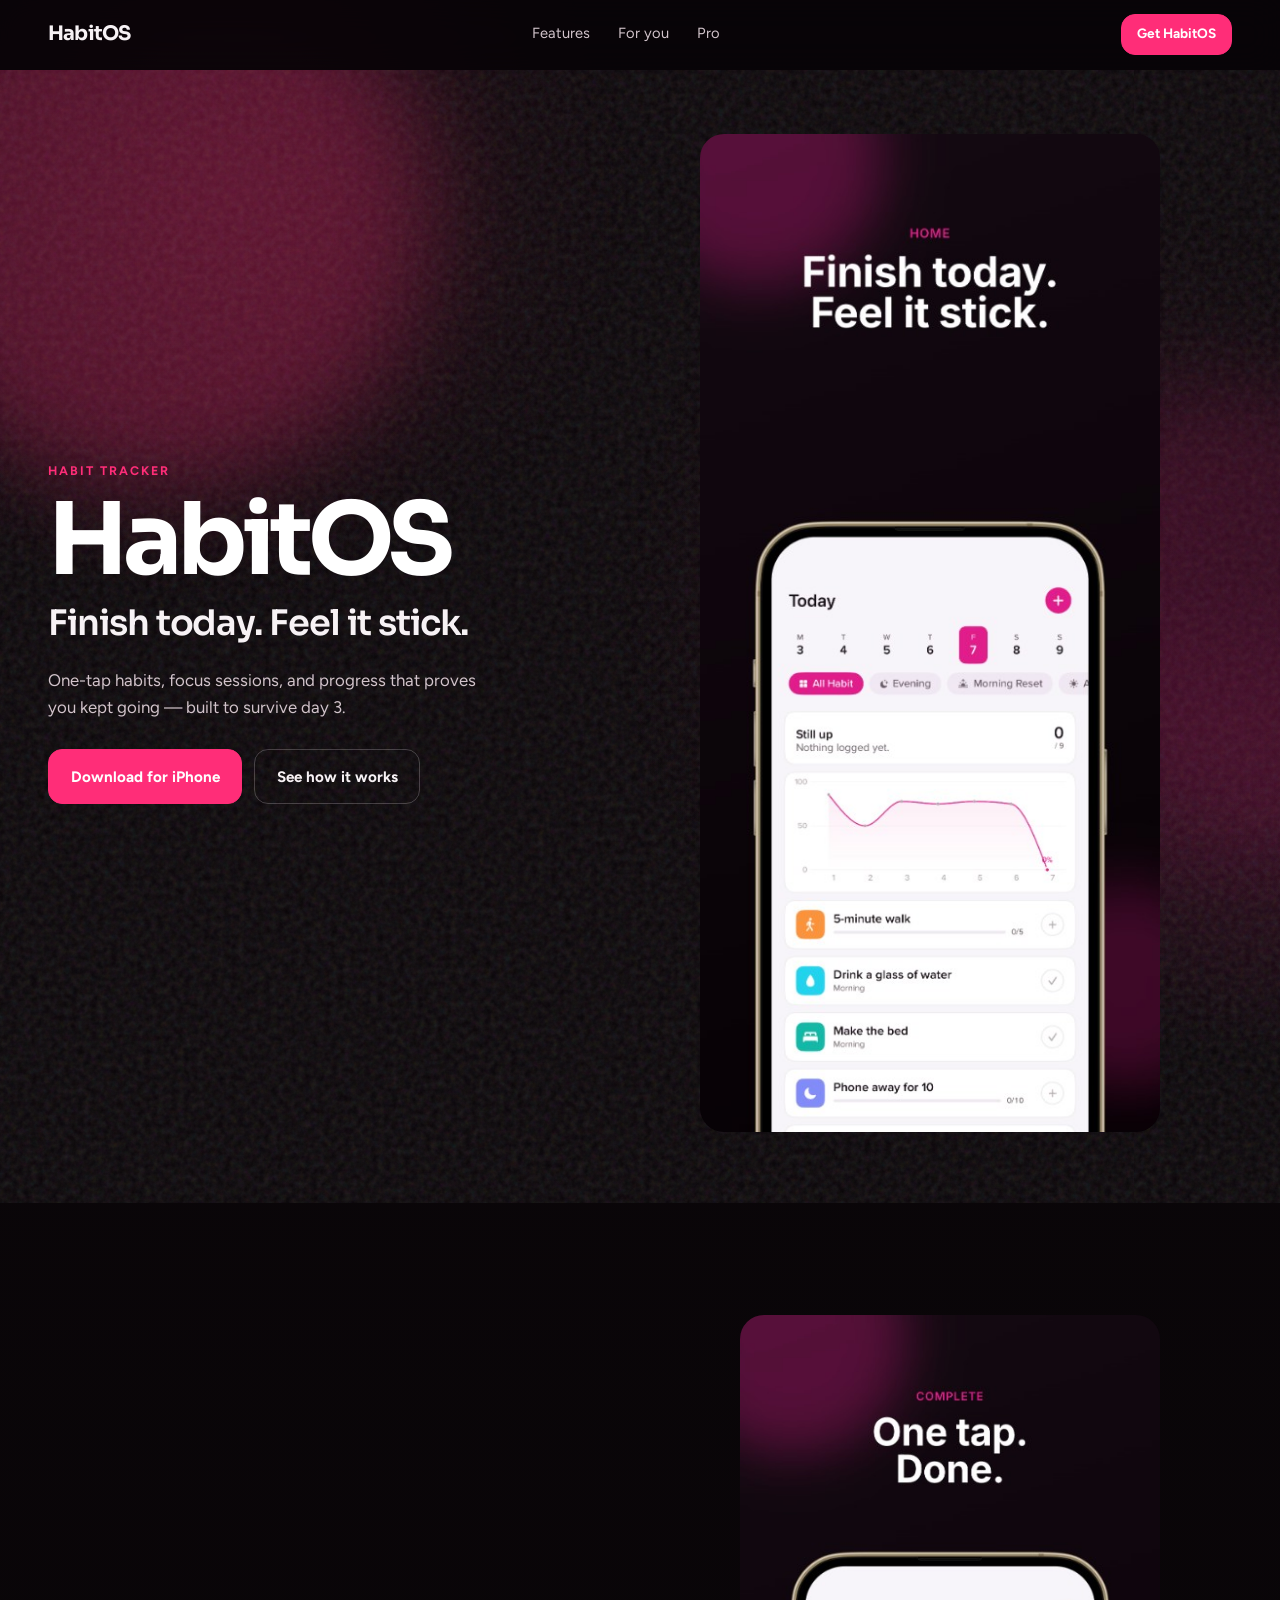
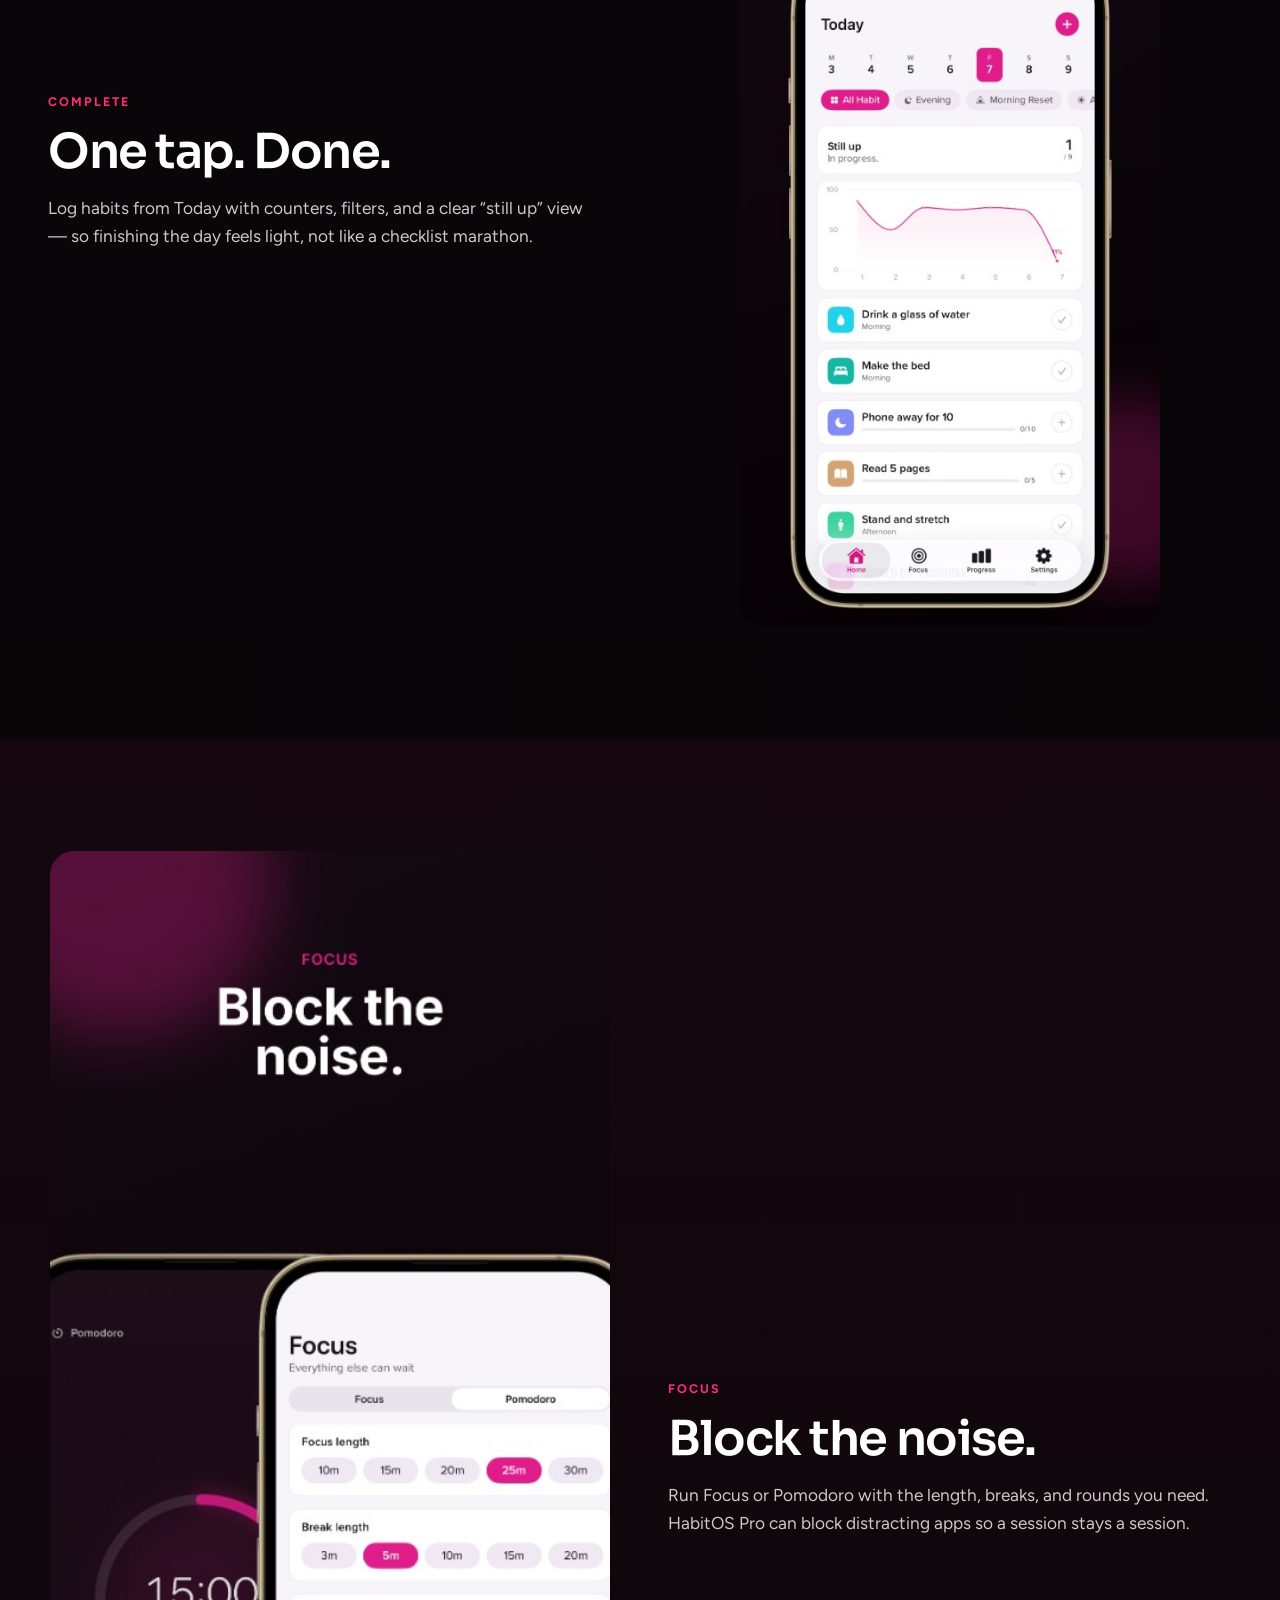
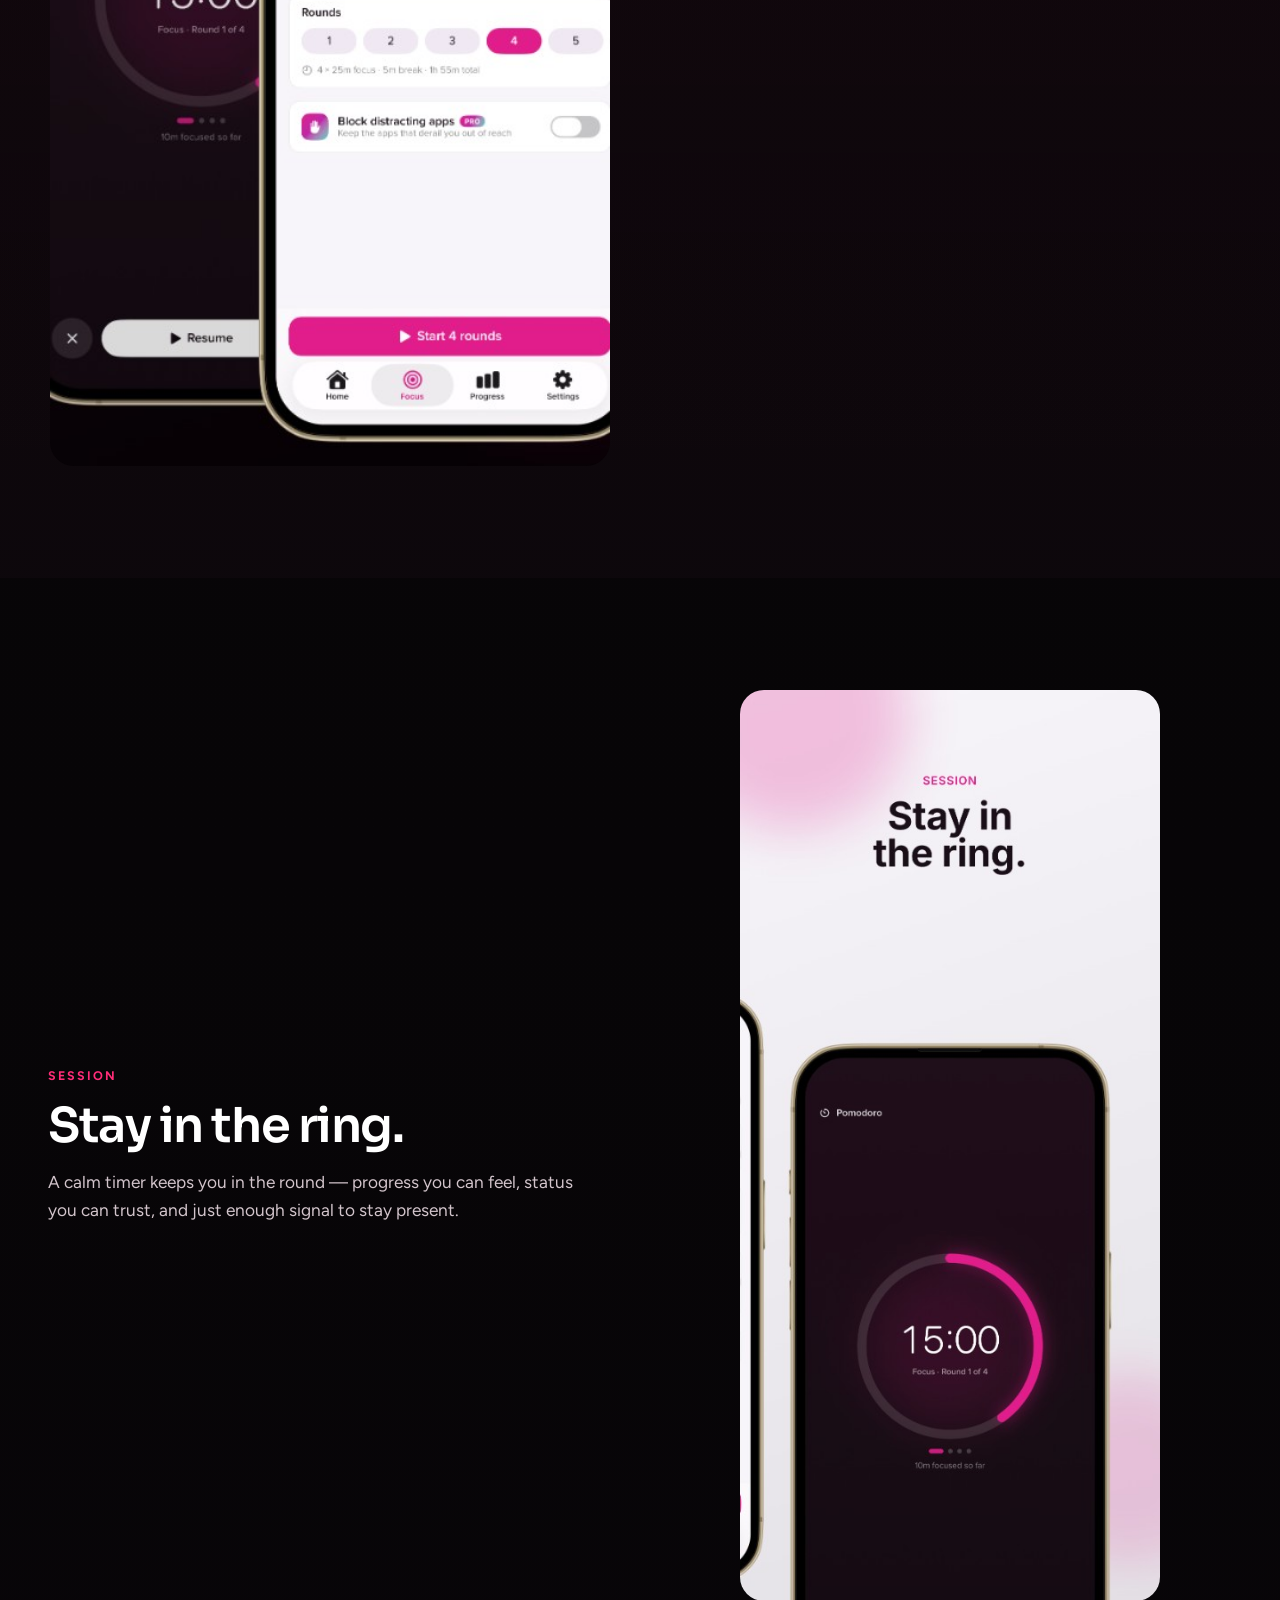
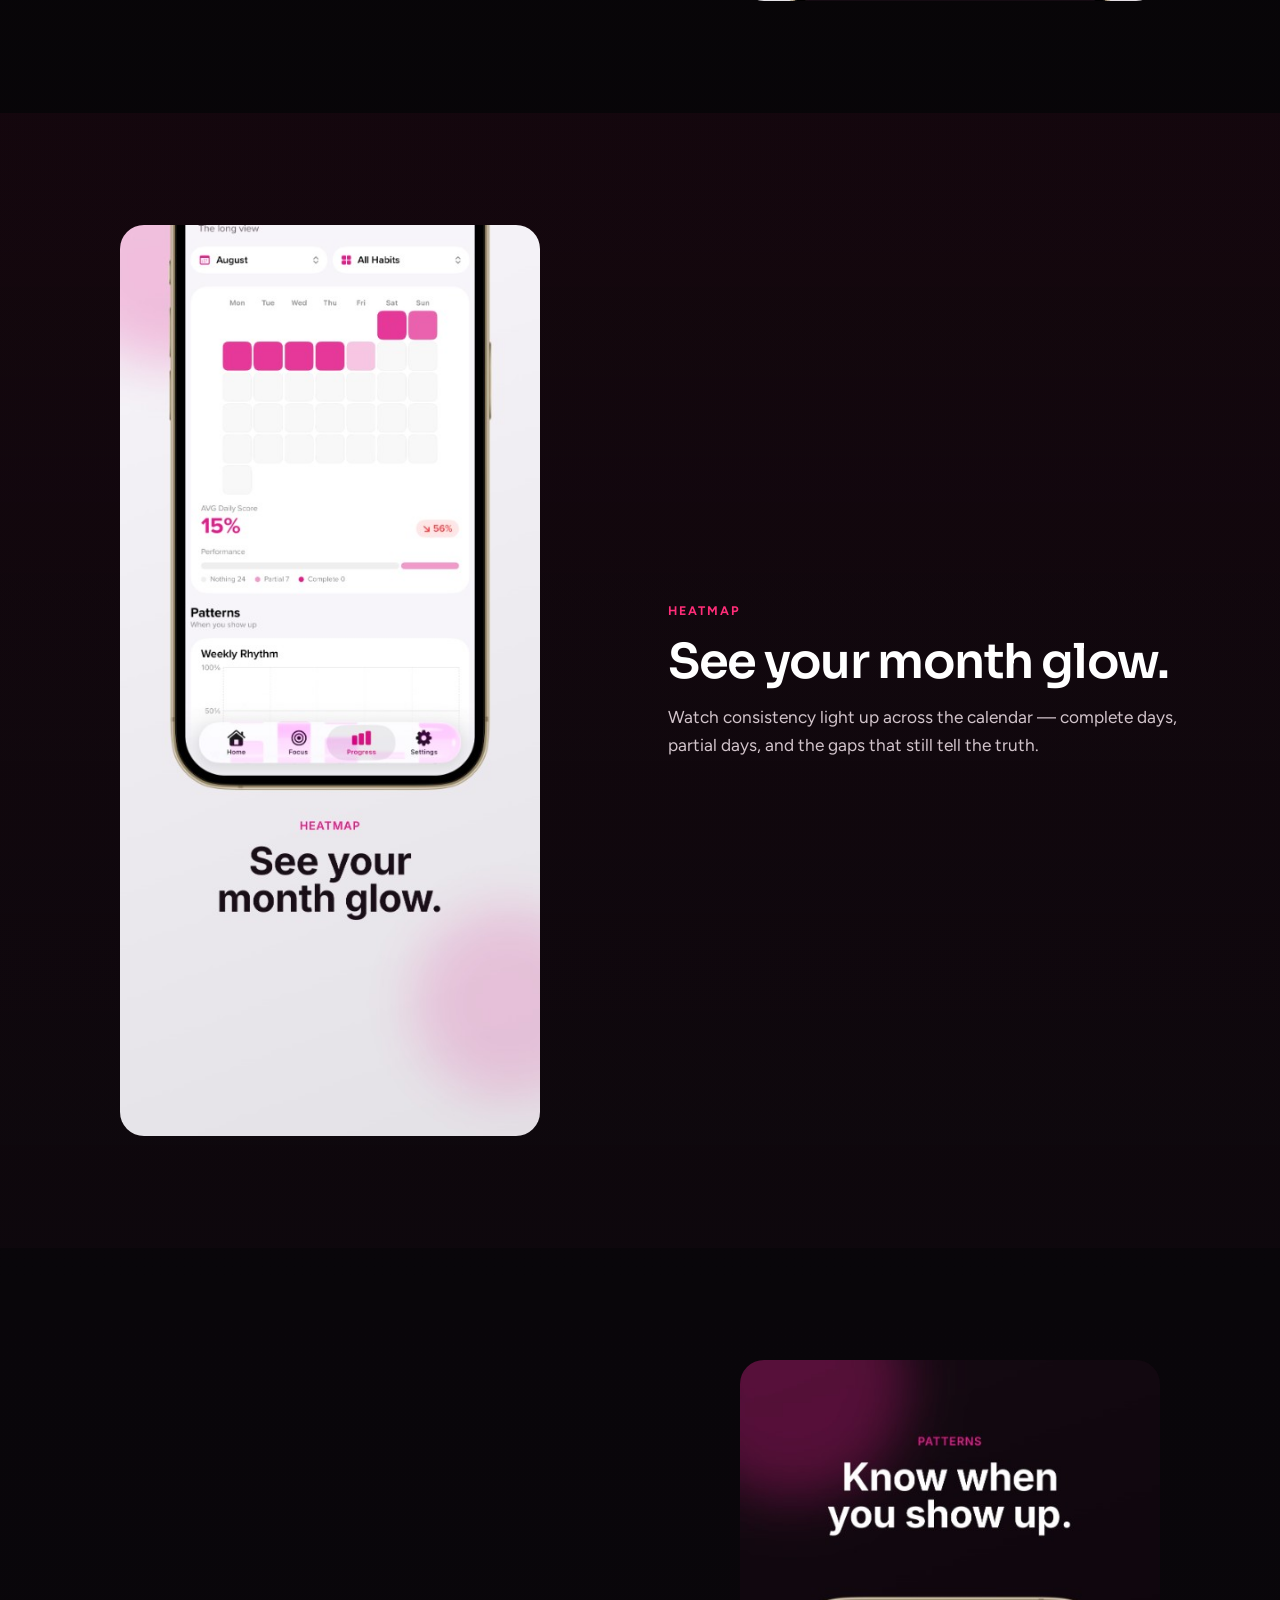
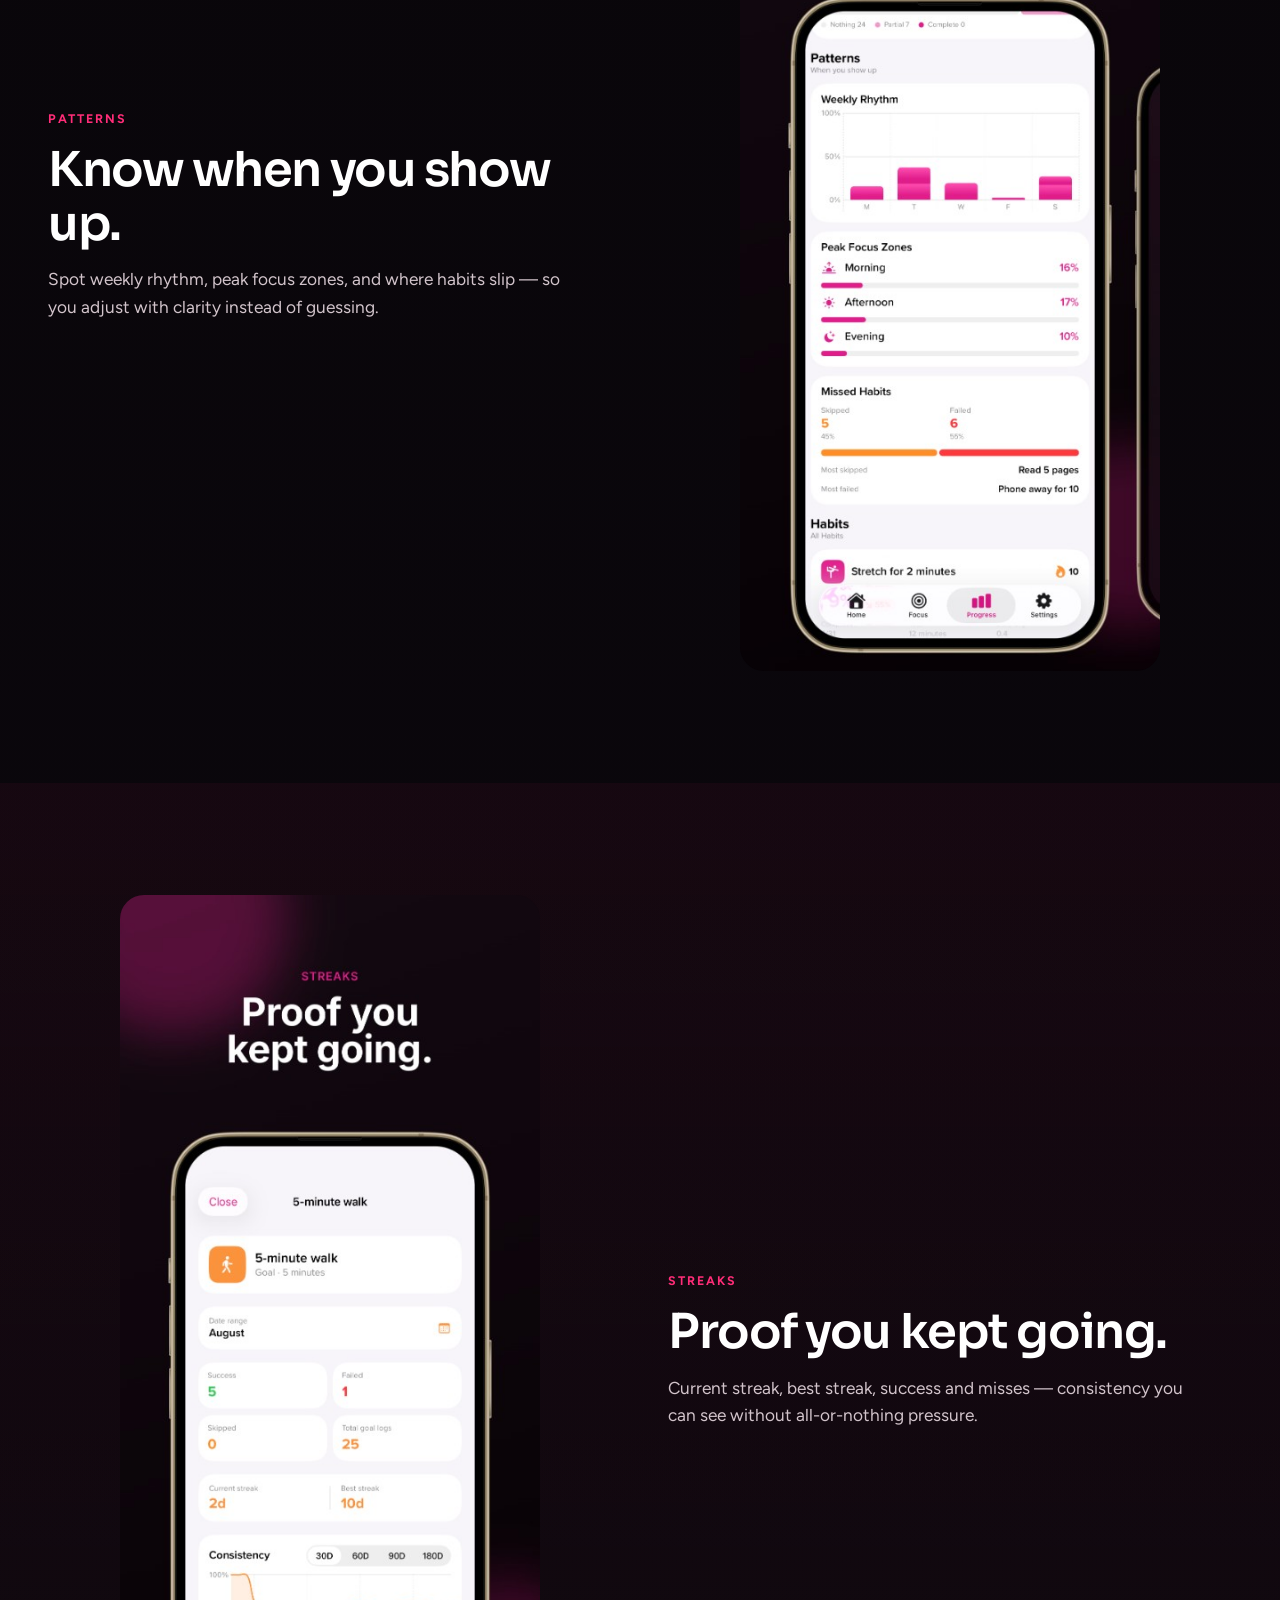
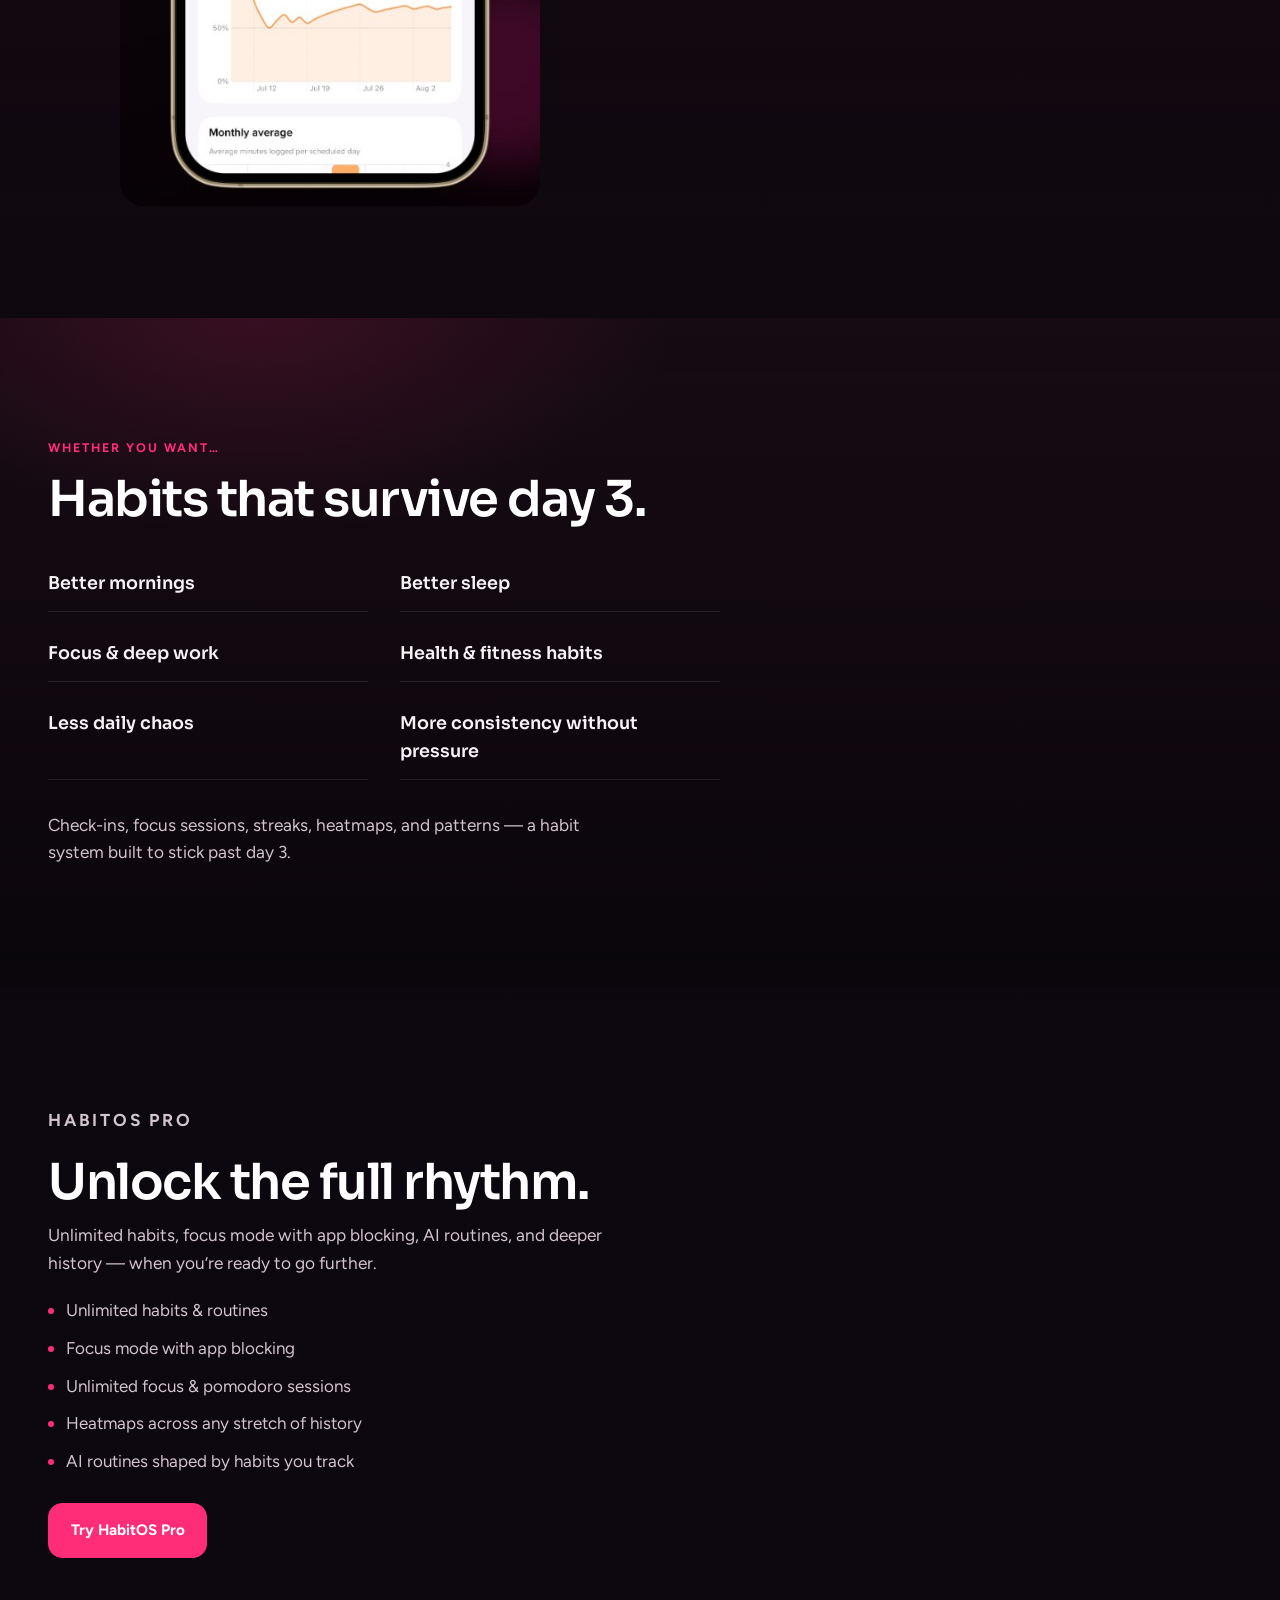
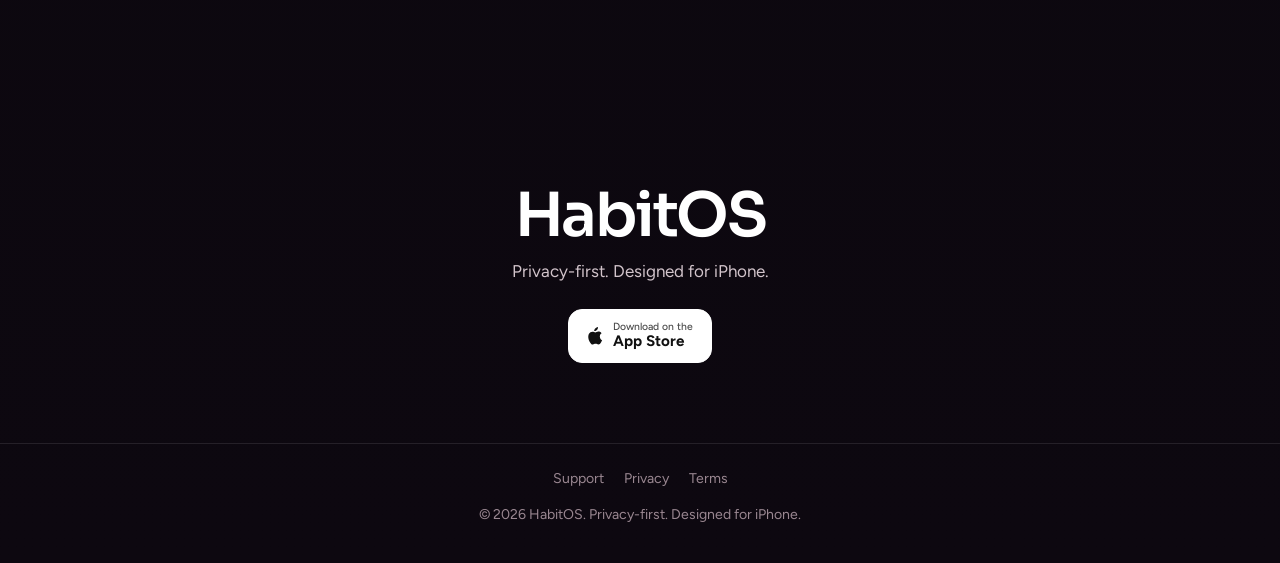
<file: index.html>
<!DOCTYPE html>
<html lang="en">
<head>
  <meta charset="UTF-8" />
  <meta name="viewport" content="width=device-width, initial-scale=1.0" />
  <title>HabitOS — Habit Tracker</title>
  <meta name="description" content="HabitOS helps habits stick past day 3 — one-tap check-ins, focus sessions with app blocking, streaks, heatmaps, and patterns." />
  <link rel="preconnect" href="https://fonts.googleapis.com" />
  <link rel="preconnect" href="https://fonts.gstatic.com" crossorigin />
  <link href="https://fonts.googleapis.com/css2?family=Figtree:wght@400;500;600;700&family=Sora:wght@500;600;700&display=swap" rel="stylesheet" />
  <link rel="stylesheet" href="styles.css" />
</head>
<body>
  <div class="page-glow" aria-hidden="true"></div>

  <header class="site-header">
    <a class="logo" href="#top" aria-label="HabitOS home">HabitOS</a>
    <nav class="nav" aria-label="Primary">
      <a href="#complete">Features</a>
      <a href="#for-you">For you</a>
      <a href="#pro">Pro</a>
    </nav>
    <a class="btn btn-small" href="#download">Get HabitOS</a>
  </header>

  <main id="top">
    <section class="hero" aria-labelledby="hero-brand">
      <div class="hero-atmosphere" aria-hidden="true">
        <div class="orb orb-a"></div>
        <div class="orb orb-b"></div>
        <div class="grain"></div>
      </div>

      <div class="hero-copy">
        <p class="eyebrow">Habit Tracker</p>
        <h1 id="hero-brand" class="brand">HabitOS</h1>
        <p class="tagline">Finish today. Feel it stick.</p>
        <p class="lede">
          One-tap habits, focus sessions, and progress that proves you kept going — built to survive day 3.
        </p>
        <div class="cta-row">
          <a class="btn" href="#download">Download for iPhone</a>
          <a class="btn btn-ghost" href="#complete">See how it works</a>
        </div>
      </div>

      <div class="hero-visual">
        <img
          class="promo-shot promo-shot-hero"
          src="images/home.png"
          alt="HabitOS Today screen with habits, progress chart, and date picker"
          width="1170"
          height="1800"
        />
      </div>
    </section>

    <section class="feature" id="complete">
      <div class="feature-split">
        <div class="feature-inner reveal">
          <p class="section-kicker">Complete</p>
          <h2>One tap. Done.</h2>
          <p>
            Log habits from Today with counters, filters, and a clear “still up” view — so finishing the day feels light, not like a checklist marathon.
          </p>
        </div>
        <div class="feature-shot reveal">
          <img class="promo-shot" src="images/complete.png" alt="HabitOS habit list with one-tap check-ins" width="1170" height="1800" loading="lazy" />
        </div>
      </div>
    </section>

    <section class="feature feature-alt" id="focus">
      <div class="feature-split feature-split-reverse">
        <div class="feature-inner reveal">
          <p class="section-kicker">Focus</p>
          <h2>Block the noise.</h2>
          <p>
            Run Focus or Pomodoro with the length, breaks, and rounds you need. HabitOS Pro can block distracting apps so a session stays a session.
          </p>
        </div>
        <div class="feature-shot reveal">
          <img class="promo-shot promo-shot-wide" src="images/focus.png" alt="HabitOS Focus setup and Pomodoro timer" width="1400" height="1200" loading="lazy" />
        </div>
      </div>
    </section>

    <section class="feature" id="session">
      <div class="feature-split">
        <div class="feature-inner reveal">
          <p class="section-kicker">Session</p>
          <h2>Stay in the ring.</h2>
          <p>
            A calm timer keeps you in the round — progress you can feel, status you can trust, and just enough signal to stay present.
          </p>
        </div>
        <div class="feature-shot reveal">
          <img class="promo-shot" src="images/session.png" alt="HabitOS Pomodoro session ring" width="1170" height="1800" loading="lazy" />
        </div>
      </div>
    </section>

    <section class="feature feature-alt" id="heatmap">
      <div class="feature-split feature-split-reverse">
        <div class="feature-inner reveal">
          <p class="section-kicker">Heatmap</p>
          <h2>See your month glow.</h2>
          <p>
            Watch consistency light up across the calendar — complete days, partial days, and the gaps that still tell the truth.
          </p>
        </div>
        <div class="feature-shot reveal">
          <img class="promo-shot" src="images/heatmap.png" alt="HabitOS monthly heatmap" width="1170" height="1800" loading="lazy" />
        </div>
      </div>
    </section>

    <section class="feature" id="patterns">
      <div class="feature-split">
        <div class="feature-inner reveal">
          <p class="section-kicker">Patterns</p>
          <h2>Know when you show up.</h2>
          <p>
            Spot weekly rhythm, peak focus zones, and where habits slip — so you adjust with clarity instead of guessing.
          </p>
        </div>
        <div class="feature-shot reveal">
          <img class="promo-shot" src="images/patterns.png" alt="HabitOS patterns and weekly rhythm" width="1170" height="1800" loading="lazy" />
        </div>
      </div>
    </section>

    <section class="feature feature-alt" id="streaks">
      <div class="feature-split feature-split-reverse">
        <div class="feature-inner reveal">
          <p class="section-kicker">Streaks</p>
          <h2>Proof you kept going.</h2>
          <p>
            Current streak, best streak, success and misses — consistency you can see without all-or-nothing pressure.
          </p>
        </div>
        <div class="feature-shot reveal">
          <img class="promo-shot" src="images/streaks.png" alt="HabitOS streak details and consistency chart" width="1170" height="1800" loading="lazy" />
        </div>
      </div>
    </section>

    <section class="for-you" id="for-you">
      <div class="for-you-inner reveal">
        <p class="section-kicker">Whether you want…</p>
        <h2>Habits that survive day 3.</h2>
        <ul class="want-list">
          <li>Better mornings</li>
          <li>Better sleep</li>
          <li>Focus &amp; deep work</li>
          <li>Health &amp; fitness habits</li>
          <li>Less daily chaos</li>
          <li>More consistency without pressure</li>
        </ul>
        <p class="for-you-close">
          Check-ins, focus sessions, streaks, heatmaps, and patterns — a habit system built to stick past day 3.
        </p>
      </div>
    </section>

    <section class="pro" id="pro">
      <div class="pro-inner reveal">
        <p class="section-kicker">HabitOS Pro</p>
        <h2>Unlock the full rhythm.</h2>
        <p>
          Unlimited habits, focus mode with app blocking, AI routines, and deeper history — when you’re ready to go further.
        </p>
        <ul class="pro-list">
          <li>Unlimited habits &amp; routines</li>
          <li>Focus mode with app blocking</li>
          <li>Unlimited focus &amp; pomodoro sessions</li>
          <li>Heatmaps across any stretch of history</li>
          <li>AI routines shaped by habits you track</li>
        </ul>
        <a class="btn" href="#download">Try HabitOS Pro</a>
      </div>
    </section>

    <section class="download" id="download">
      <div class="download-inner reveal">
        <h2 class="brand-sm">HabitOS</h2>
        <p>Privacy-first. Designed for iPhone.</p>
        <a class="btn btn-store" href="#" aria-label="Download on the App Store">
          <svg width="18" height="22" viewBox="0 0 18 22" fill="currentColor" aria-hidden="true">
            <path d="M14.8 11.4c0-2.1 1.7-3.1 1.8-3.2-1-1.4-2.5-1.6-3.1-1.6-1.3-.1-2.5.8-3.2.8-.7 0-1.7-.7-2.8-.7-1.4 0-2.8.8-3.5 2.1-1.5 2.6-.4 6.5 1.1 8.6.7 1 1.6 2.2 2.7 2.1 1.1 0 1.5-.7 2.8-.7s1.6.7 2.8.7c1.2 0 1.9-1 2.6-2 .8-1.2 1.1-2.3 1.1-2.4-.1 0-2.2-.8-2.3-3.7zM12.1 4.8c.6-.7 1-1.7.9-2.8-1 .1-2.1.6-2.8 1.4-.6.6-1.1 1.7-1 2.7 1.1.1 2.2-.5 2.9-1.3z"/>
          </svg>
          <span>
            <small>Download on the</small>
            App Store
          </span>
        </a>
      </div>
    </section>
  </main>

  <footer class="site-footer">
    <nav class="footer-nav" aria-label="Legal">
      <a href="support.html">Support</a>
      <a href="privacy.html">Privacy</a>
      <a href="terms.html">Terms</a>
    </nav>
    <p>© <span id="year"></span> HabitOS. Privacy-first. Designed for iPhone.</p>
  </footer>

  <script src="script.js"></script>
</body>
</html>
</file>
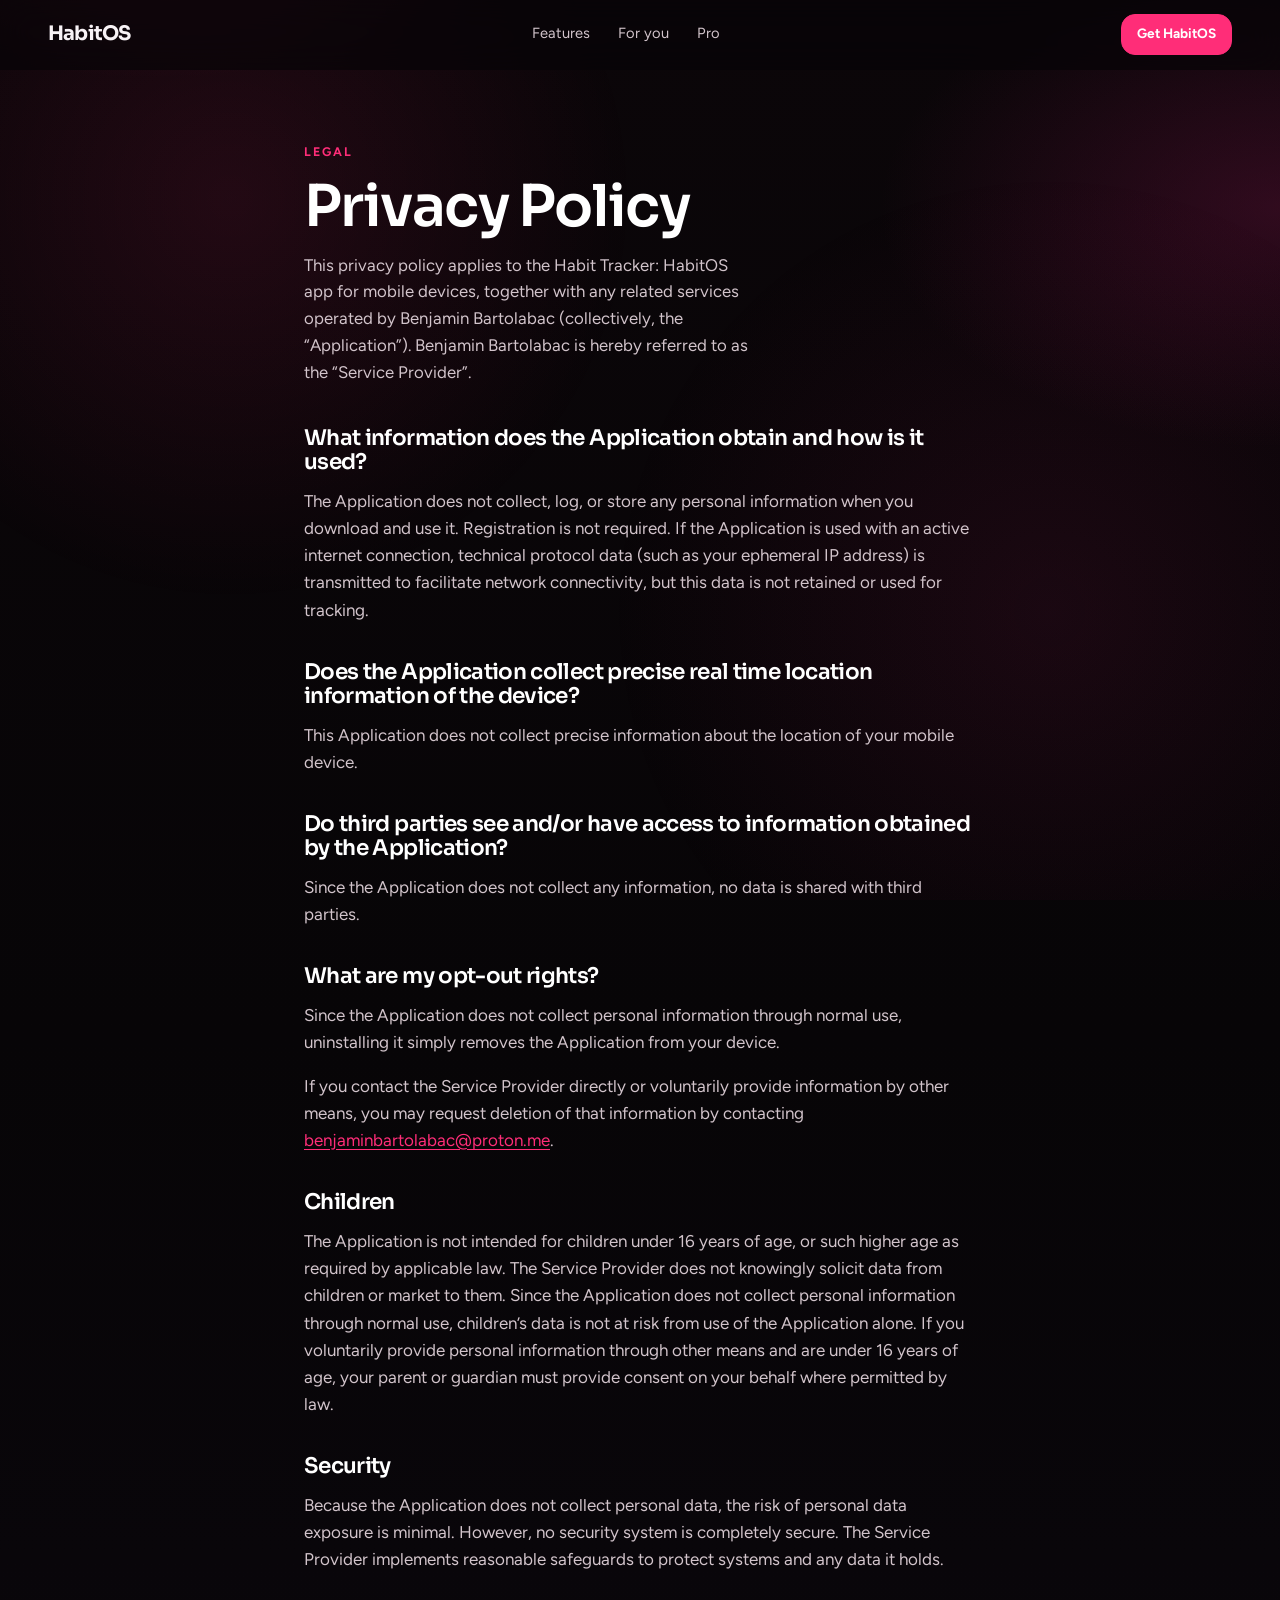
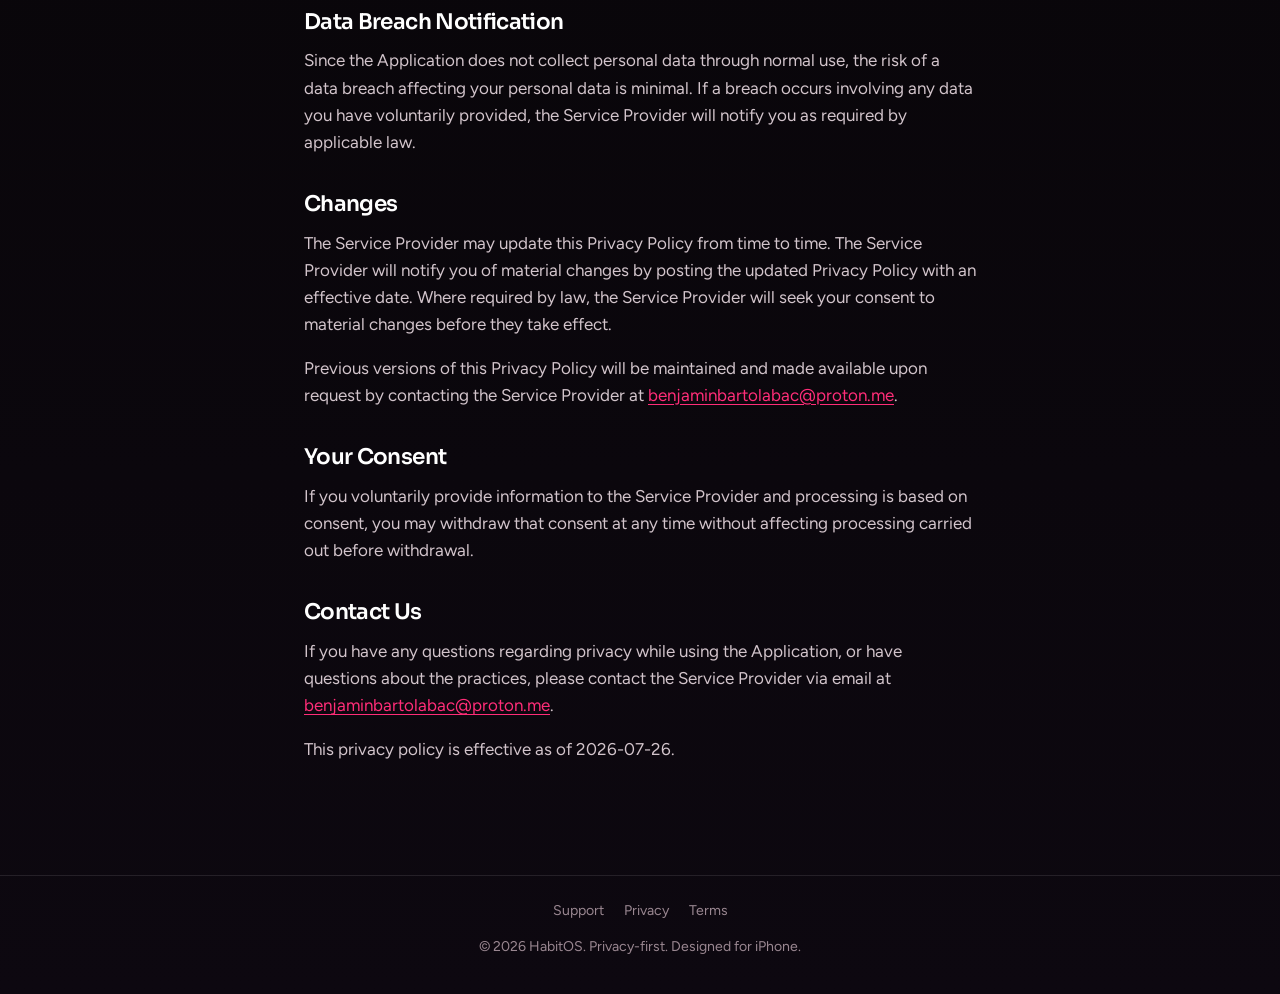
<file: privacy.html>
<!DOCTYPE html>
<html lang="en">
<head>
  <meta charset="UTF-8" />
  <meta name="viewport" content="width=device-width, initial-scale=1.0" />
  <title>Privacy Policy — HabitOS</title>
  <meta name="description" content="HabitOS’s privacy policy. Privacy-first routines for iPhone — we don’t collect personal information through normal use." />
  <link rel="preconnect" href="https://fonts.googleapis.com" />
  <link rel="preconnect" href="https://fonts.gstatic.com" crossorigin />
  <link href="https://fonts.googleapis.com/css2?family=Figtree:wght@400;500;600;700&family=Sora:wght@500;600;700&display=swap" rel="stylesheet" />
  <link rel="stylesheet" href="styles.css" />
</head>
<body>
  <div class="page-glow" aria-hidden="true"></div>

  <header class="site-header">
    <a class="logo" href="index.html" aria-label="HabitOS home">HabitOS</a>
    <nav class="nav" aria-label="Primary">
      <a href="index.html#complete">Features</a>
      <a href="index.html#for-you">For you</a>
      <a href="index.html#pro">Pro</a>
    </nav>
    <a class="btn btn-small" href="index.html#download">Get HabitOS</a>
  </header>

  <main class="page-main">
    <div class="page-hero reveal">
      <p class="section-kicker">Legal</p>
      <h1>Privacy Policy</h1>
      <p class="lede">
        This privacy policy applies to the Habit Tracker: HabitOS app for mobile devices, together with any related services operated by Benjamin Bartolabac (collectively, the “Application”). Benjamin Bartolabac is hereby referred to as the “Service Provider”.
      </p>
    </div>

    <div class="page-content">
      <h2>What information does the Application obtain and how is it used?</h2>
      <p>
        The Application does not collect, log, or store any personal information when you download and use it. Registration is not required. If the Application is used with an active internet connection, technical protocol data (such as your ephemeral IP address) is transmitted to facilitate network connectivity, but this data is not retained or used for tracking.
      </p>

      <h2>Does the Application collect precise real time location information of the device?</h2>
      <p>
        This Application does not collect precise information about the location of your mobile device.
      </p>

      <h2>Do third parties see and/or have access to information obtained by the Application?</h2>
      <p>
        Since the Application does not collect any information, no data is shared with third parties.
      </p>

      <h2>What are my opt-out rights?</h2>
      <p>
        Since the Application does not collect personal information through normal use, uninstalling it simply removes the Application from your device.
      </p>
      <p>
        If you contact the Service Provider directly or voluntarily provide information by other means, you may request deletion of that information by contacting
        <a href="mailto:benjaminbartolabac@proton.me">benjaminbartolabac@proton.me</a>.
      </p>

      <h2>Children</h2>
      <p>
        The Application is not intended for children under 16 years of age, or such higher age as required by applicable law. The Service Provider does not knowingly solicit data from children or market to them. Since the Application does not collect personal information through normal use, children’s data is not at risk from use of the Application alone. If you voluntarily provide personal information through other means and are under 16 years of age, your parent or guardian must provide consent on your behalf where permitted by law.
      </p>

      <h2>Security</h2>
      <p>
        Because the Application does not collect personal data, the risk of personal data exposure is minimal. However, no security system is completely secure. The Service Provider implements reasonable safeguards to protect systems and any data it holds.
      </p>

      <h2>Data Breach Notification</h2>
      <p>
        Since the Application does not collect personal data through normal use, the risk of a data breach affecting your personal data is minimal. If a breach occurs involving any data you have voluntarily provided, the Service Provider will notify you as required by applicable law.
      </p>

      <h2>Changes</h2>
      <p>
        The Service Provider may update this Privacy Policy from time to time. The Service Provider will notify you of material changes by posting the updated Privacy Policy with an effective date. Where required by law, the Service Provider will seek your consent to material changes before they take effect.
      </p>
      <p>
        Previous versions of this Privacy Policy will be maintained and made available upon request by contacting the Service Provider at
        <a href="mailto:benjaminbartolabac@proton.me">benjaminbartolabac@proton.me</a>.
      </p>

      <h2>Your Consent</h2>
      <p>
        If you voluntarily provide information to the Service Provider and processing is based on consent, you may withdraw that consent at any time without affecting processing carried out before withdrawal.
      </p>

      <h2>Contact Us</h2>
      <p>
        If you have any questions regarding privacy while using the Application, or have questions about the practices, please contact the Service Provider via email at
        <a href="mailto:benjaminbartolabac@proton.me">benjaminbartolabac@proton.me</a>.
      </p>

      <div class="page-meta">
        <p>This privacy policy is effective as of 2026-07-26.</p>
      </div>
    </div>
  </main>

  <footer class="site-footer">
    <nav class="footer-nav" aria-label="Legal">
      <a href="support.html">Support</a>
      <a href="privacy.html">Privacy</a>
      <a href="terms.html">Terms</a>
    </nav>
    <p>© <span id="year"></span> HabitOS. Privacy-first. Designed for iPhone.</p>
  </footer>

  <script src="script.js"></script>
</body>
</html>
</file>
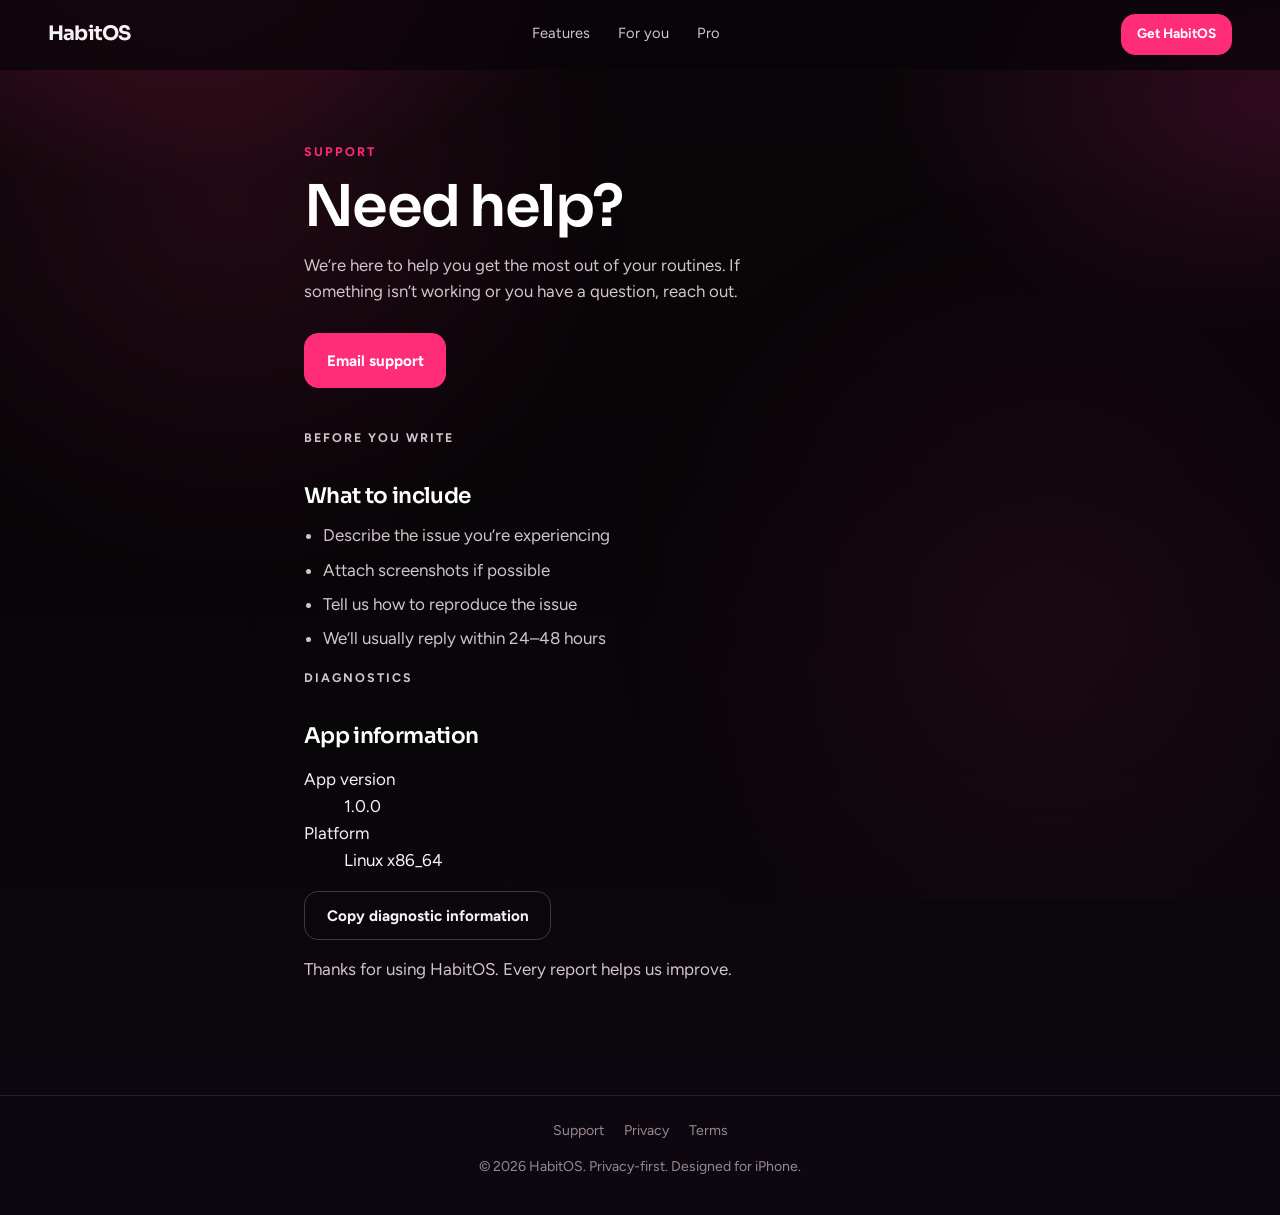
<file: support.html>
<!DOCTYPE html>
<html lang="en">
<head>
  <meta charset="UTF-8" />
  <meta name="viewport" content="width=device-width, initial-scale=1.0" />
  <title>Support — HabitOS</title>
  <meta name="description" content="Get help with HabitOS. Reach out if something isn’t working or you have a question about your routines." />
  <link rel="preconnect" href="https://fonts.googleapis.com" />
  <link rel="preconnect" href="https://fonts.gstatic.com" crossorigin />
  <link href="https://fonts.googleapis.com/css2?family=Figtree:wght@400;500;600;700&family=Sora:wght@500;600;700&display=swap" rel="stylesheet" />
  <link rel="stylesheet" href="styles.css" />
</head>
<body>
  <div class="page-glow" aria-hidden="true"></div>

  <header class="site-header">
    <a class="logo" href="index.html" aria-label="HabitOS home">HabitOS</a>
    <nav class="nav" aria-label="Primary">
      <a href="index.html#complete">Features</a>
      <a href="index.html#for-you">For you</a>
      <a href="index.html#pro">Pro</a>
    </nav>
    <a class="btn btn-small" href="index.html#download">Get HabitOS</a>
  </header>

  <main class="page-main">
    <div class="page-hero reveal">
      <p class="section-kicker">Support</p>
      <h1>Need help?</h1>
      <p class="lede">
        We’re here to help you get the most out of your routines. If something isn’t working or you have a question, reach out.
      </p>
      <div class="support-actions">
        <a
          class="btn"
          href="mailto:benjaminbartolabac@proton.me?subject=Support%20Request&body=Hi%20Team,%0A%0AI%20need%20help%20with...%0A%0A-------------------------%0AApp%20Version:%0ABuild:%0ADevice:%0AiOS%20Version:%0A%0ADescription:%0A"
        >
          Email support
        </a>
      </div>
    </div>

    <div class="page-content">
      <section class="reveal" aria-labelledby="include-heading">
        <p class="section-kicker">Before you write</p>
        <h2 id="include-heading">What to include</h2>
        <ul class="include-list">
          <li>Describe the issue you’re experiencing</li>
          <li>Attach screenshots if possible</li>
          <li>Tell us how to reproduce the issue</li>
          <li>We’ll usually reply within 24–48 hours</li>
        </ul>
      </section>

      <section class="reveal" aria-labelledby="info-heading">
        <p class="section-kicker">Diagnostics</p>
        <h2 id="info-heading">App information</h2>
        <dl class="info-list">
          <div class="info-row">
            <dt>App version</dt>
            <dd id="version">1.0.0</dd>
          </div>
          <div class="info-row">
            <dt>Platform</dt>
            <dd id="platform">—</dd>
          </div>
        </dl>
        <button class="btn btn-ghost support-copy" type="button" id="copy-diagnostics">
          Copy diagnostic information
        </button>
        <p class="copy-note" id="copy-note" role="status" aria-live="polite"></p>
      </section>

      <div class="page-meta reveal">
        <p>Thanks for using HabitOS. Every report helps us improve.</p>
      </div>
    </div>
  </main>

  <footer class="site-footer">
    <nav class="footer-nav" aria-label="Legal">
      <a href="support.html">Support</a>
      <a href="privacy.html">Privacy</a>
      <a href="terms.html">Terms</a>
    </nav>
    <p>© <span id="year"></span> HabitOS. Privacy-first. Designed for iPhone.</p>
  </footer>

  <script src="script.js"></script>
  <script>
    (() => {
      const platform = document.getElementById("platform");
      if (platform) {
        platform.textContent = navigator.platform || "Unknown";
      }

      const copyBtn = document.getElementById("copy-diagnostics");
      const note = document.getElementById("copy-note");
      if (!copyBtn) return;

      copyBtn.addEventListener("click", async () => {
        const version = document.getElementById("version")?.textContent ?? "1.0.0";
        const diagnostics = [
          `App Version: ${version}`,
          `Platform: ${navigator.platform || "Unknown"}`,
          `Browser: ${navigator.userAgent}`,
        ].join("\n");

        try {
          await navigator.clipboard.writeText(diagnostics);
          if (note) note.textContent = "Diagnostic information copied.";
        } catch {
          if (note) note.textContent = "Couldn’t copy — please copy the details manually.";
        }
      });
    })();
  </script>
</body>
</html>
</file>
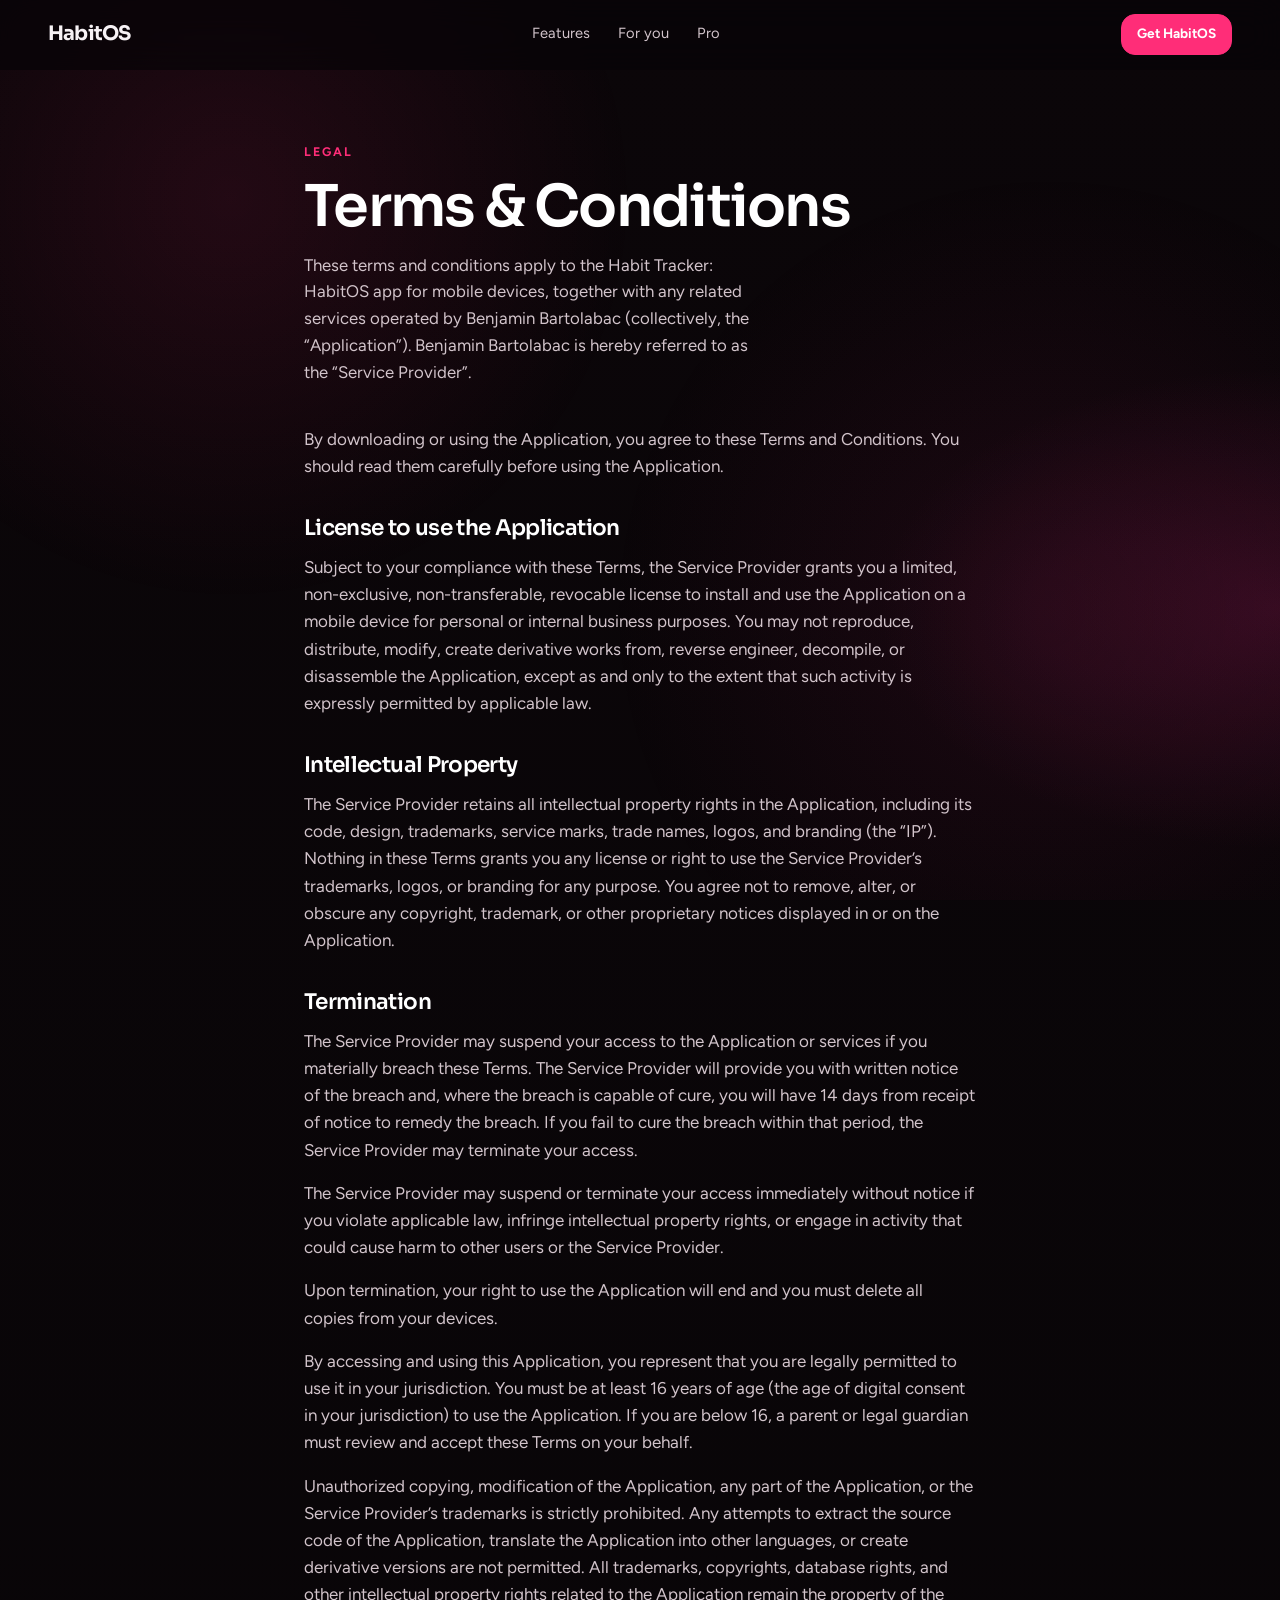
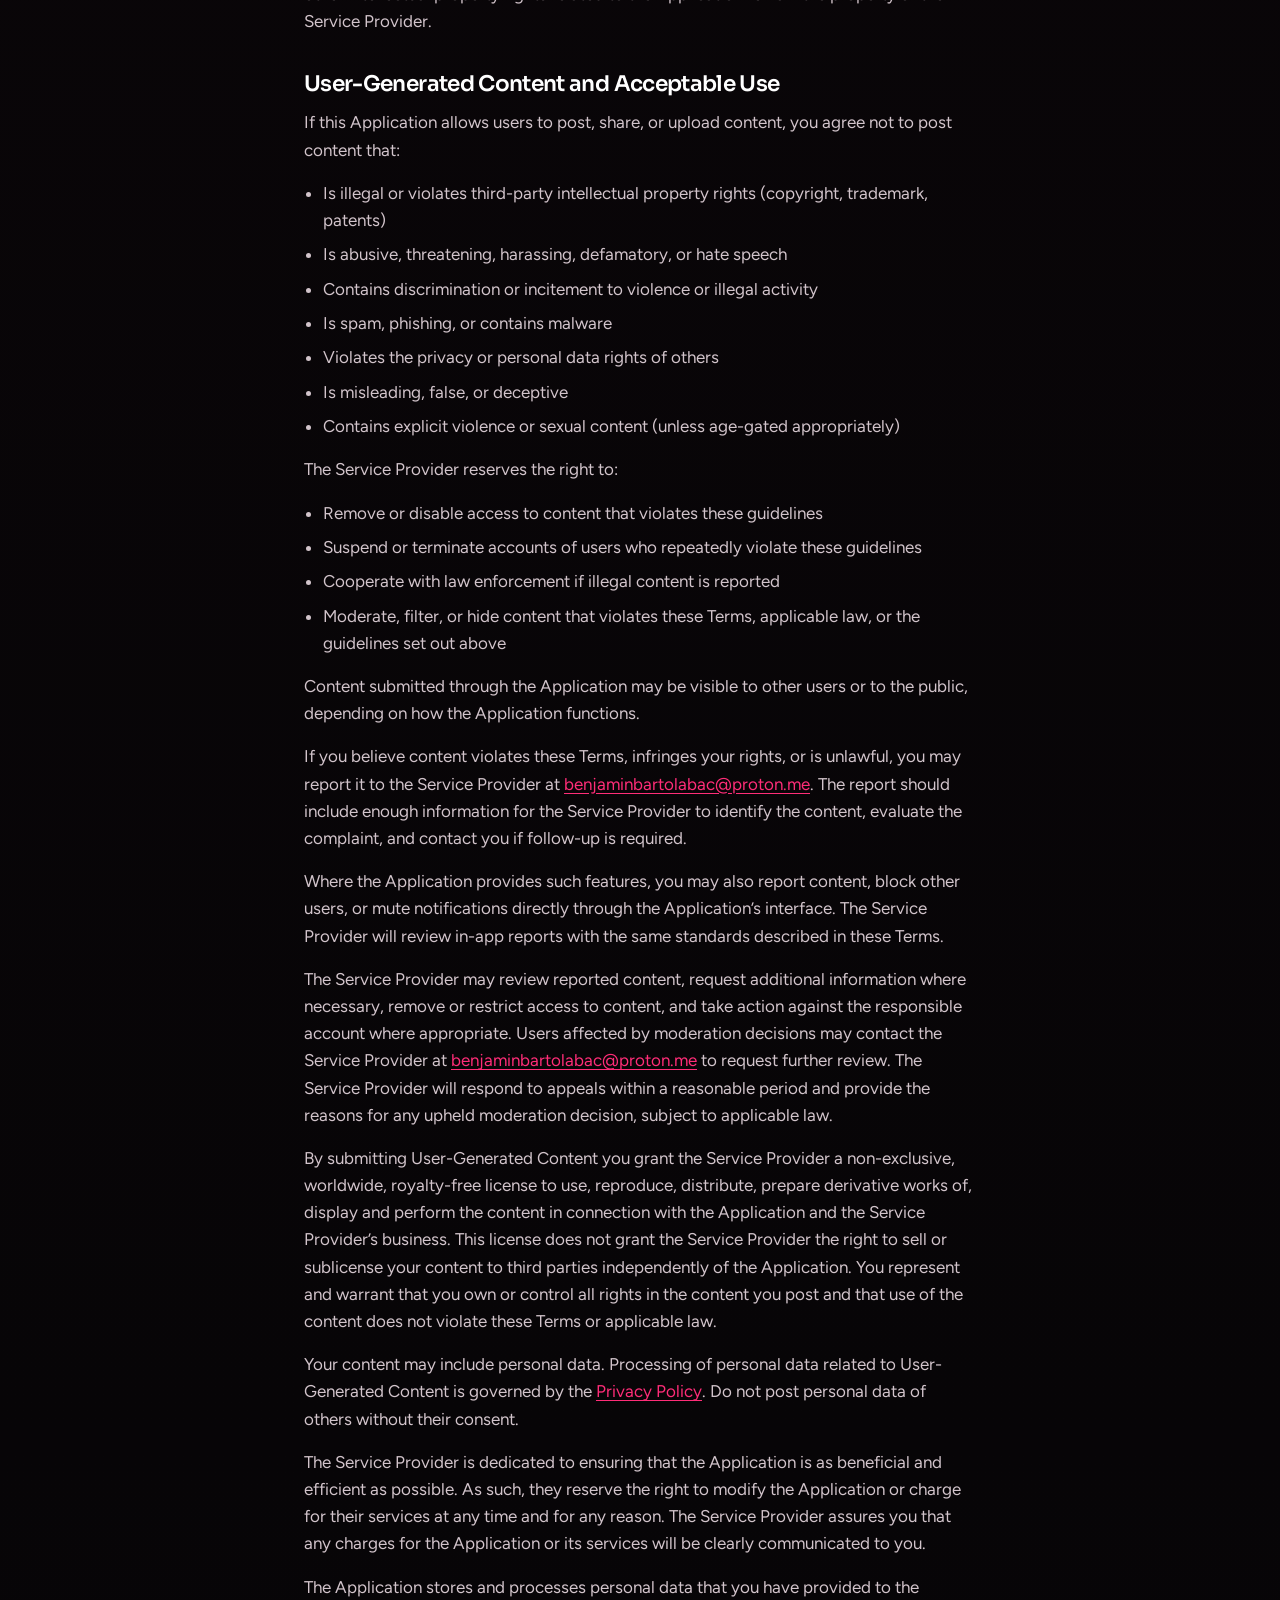
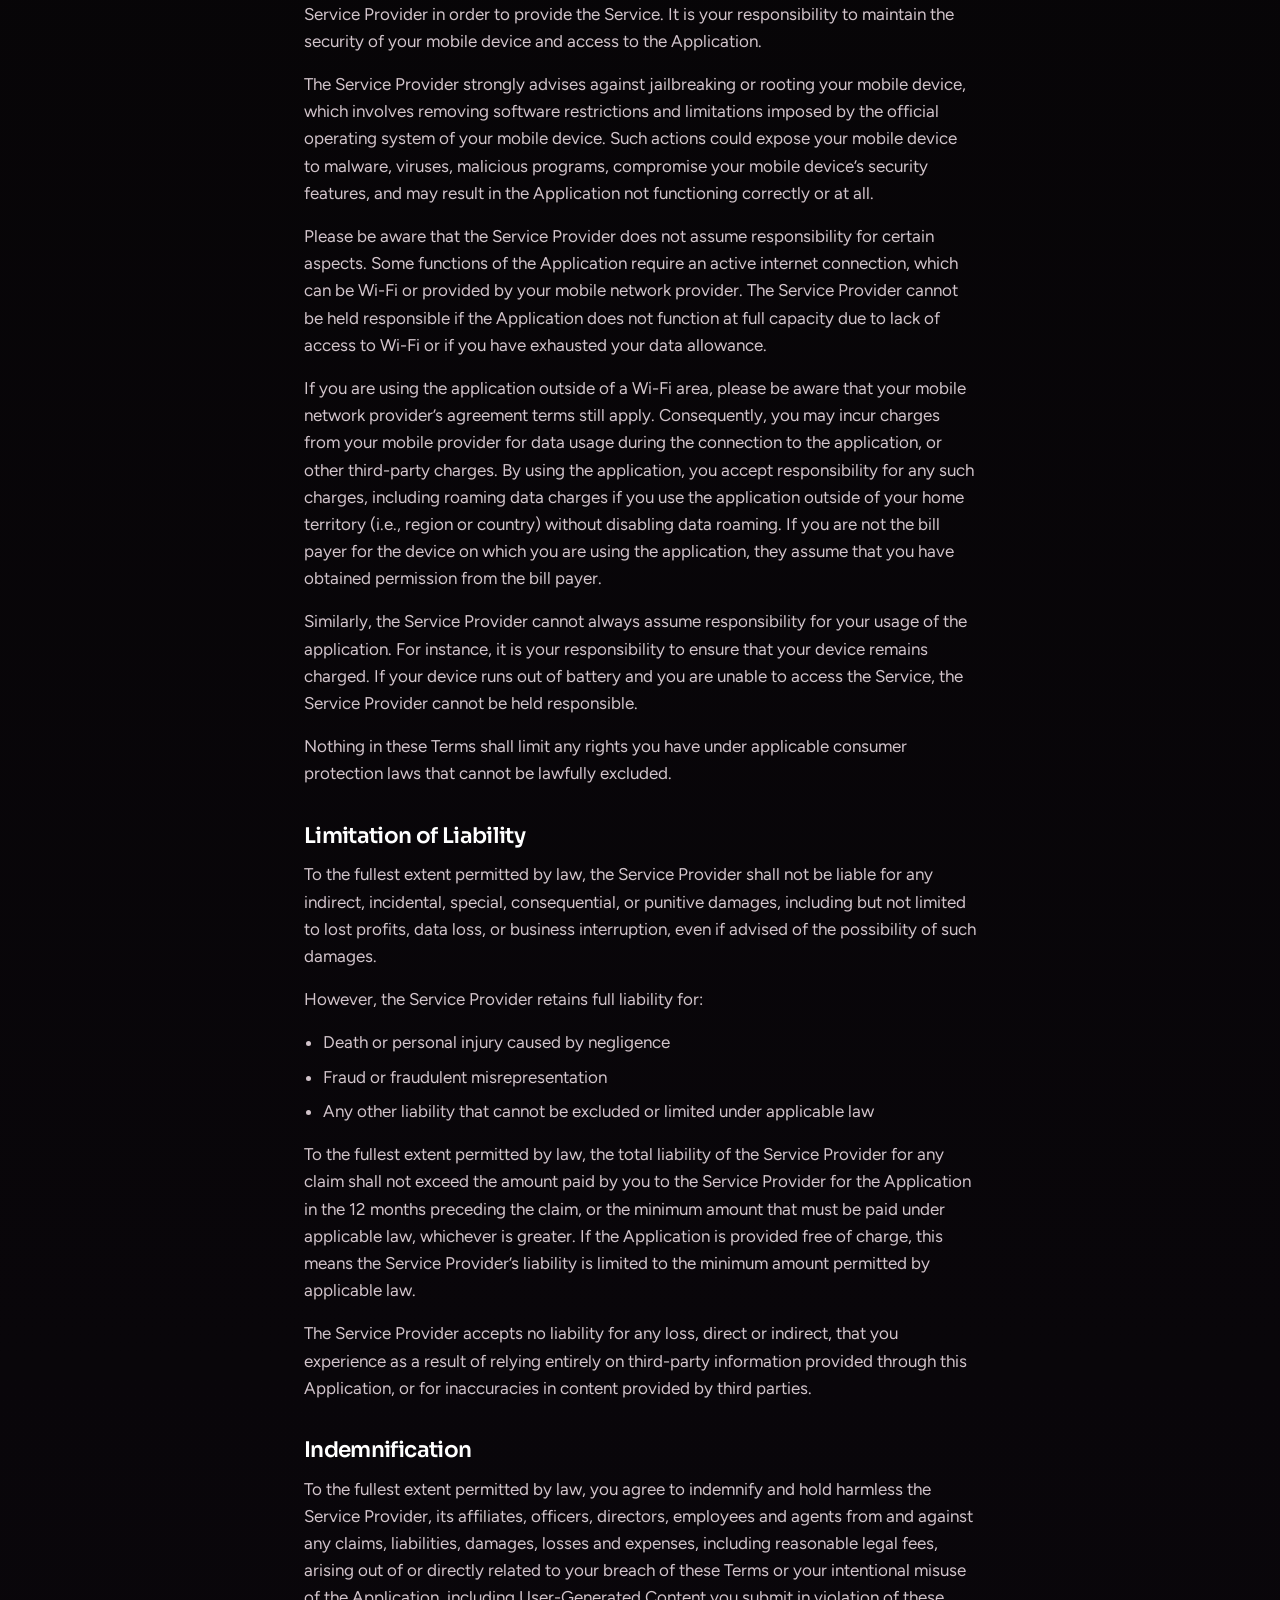
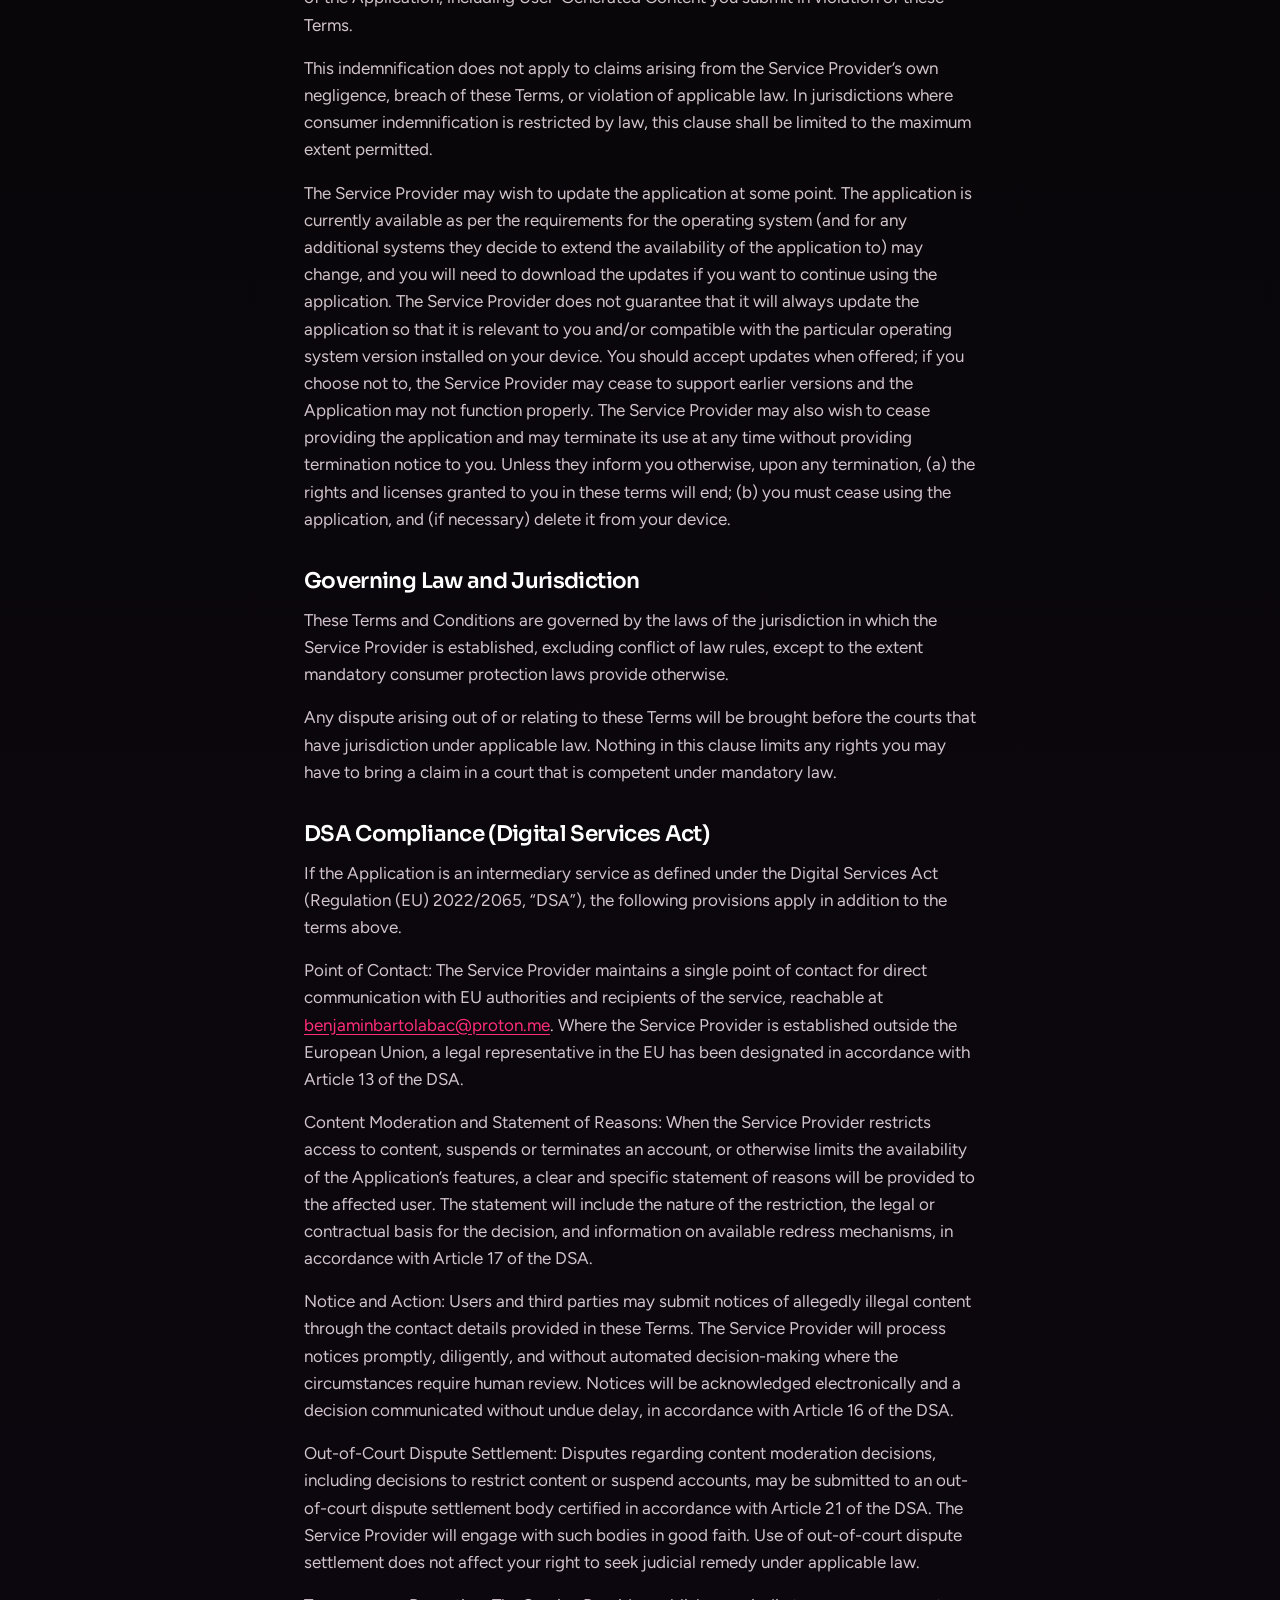
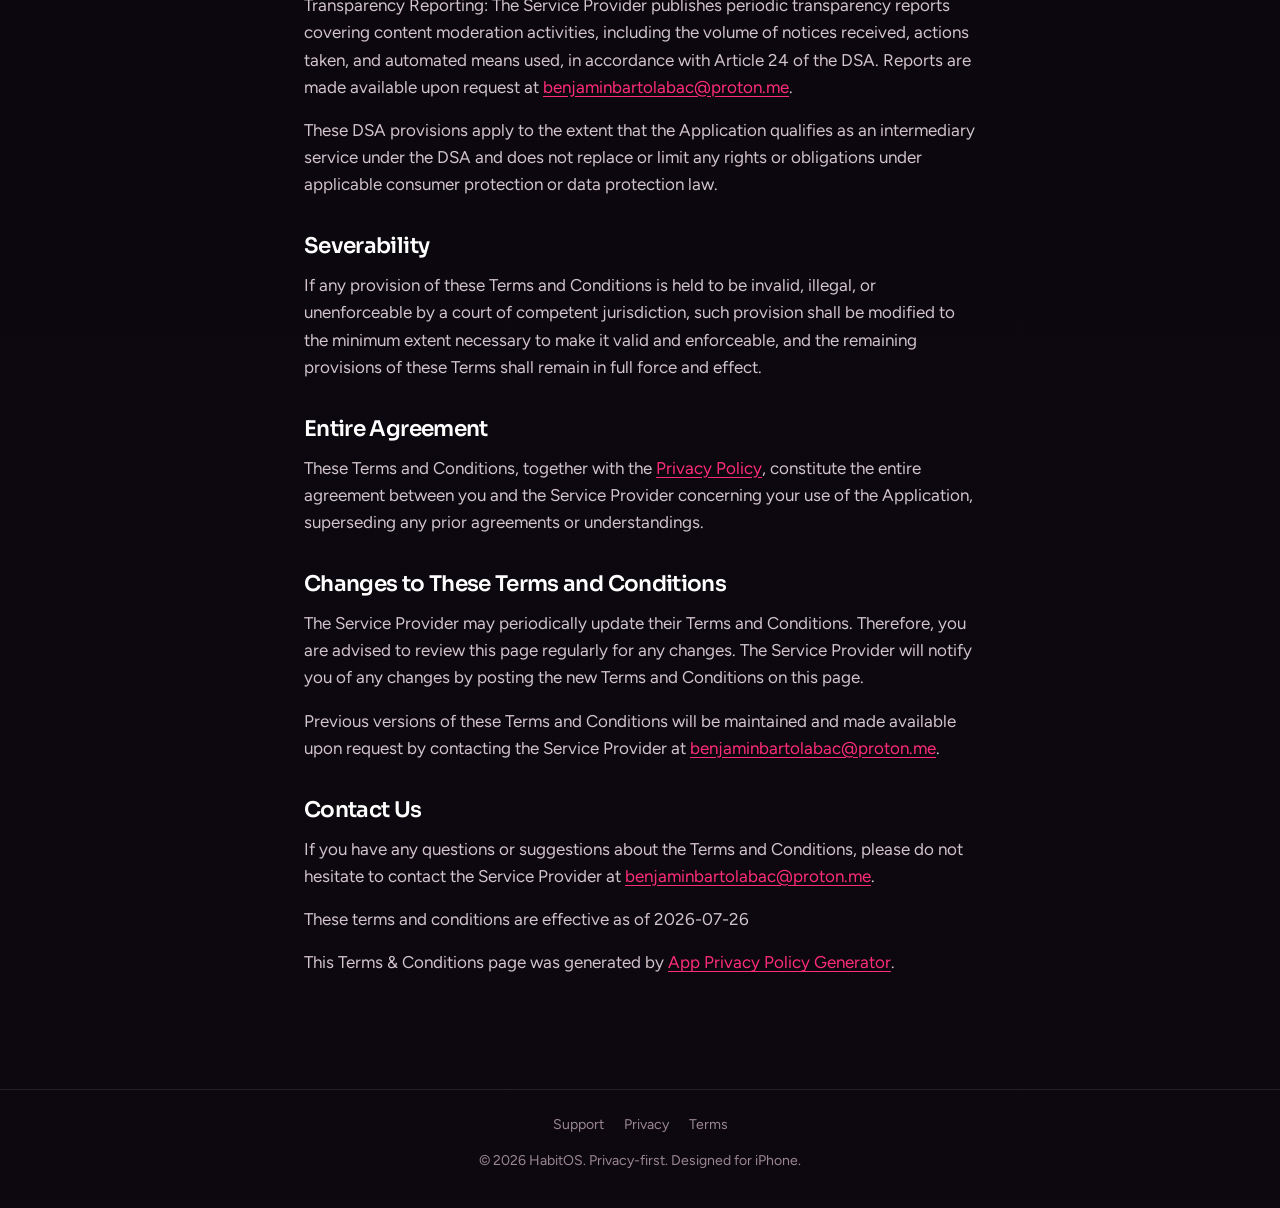
<file: terms.html>
<!DOCTYPE html>
<html lang="en">
<head>
  <meta charset="UTF-8" />
  <meta name="viewport" content="width=device-width, initial-scale=1.0" />
  <title>Terms &amp; Conditions — HabitOS</title>
  <meta name="description" content="Terms and conditions for Habit Tracker: HabitOS." />
  <link rel="preconnect" href="https://fonts.googleapis.com" />
  <link rel="preconnect" href="https://fonts.gstatic.com" crossorigin />
  <link href="https://fonts.googleapis.com/css2?family=Figtree:wght@400;500;600;700&family=Sora:wght@500;600;700&display=swap" rel="stylesheet" />
  <link rel="stylesheet" href="styles.css" />
</head>
<body>
  <div class="page-glow" aria-hidden="true"></div>

  <header class="site-header">
    <a class="logo" href="index.html" aria-label="HabitOS home">HabitOS</a>
    <nav class="nav" aria-label="Primary">
      <a href="index.html#complete">Features</a>
      <a href="index.html#for-you">For you</a>
      <a href="index.html#pro">Pro</a>
    </nav>
    <a class="btn btn-small" href="index.html#download">Get HabitOS</a>
  </header>

  <main class="page-main">
    <div class="page-hero reveal">
      <p class="section-kicker">Legal</p>
      <h1>Terms &amp; Conditions</h1>
      <p class="lede">
        These terms and conditions apply to the Habit Tracker: HabitOS app for mobile devices, together with any related services operated by Benjamin Bartolabac (collectively, the “Application”). Benjamin Bartolabac is hereby referred to as the “Service Provider”.
      </p>
    </div>

    <div class="page-content">
      <p>
        By downloading or using the Application, you agree to these Terms and Conditions. You should read them carefully before using the Application.
      </p>

      <h2>License to use the Application</h2>
      <p>
        Subject to your compliance with these Terms, the Service Provider grants you a limited, non-exclusive, non-transferable, revocable license to install and use the Application on a mobile device for personal or internal business purposes. You may not reproduce, distribute, modify, create derivative works from, reverse engineer, decompile, or disassemble the Application, except as and only to the extent that such activity is expressly permitted by applicable law.
      </p>

      <h2>Intellectual Property</h2>
      <p>
        The Service Provider retains all intellectual property rights in the Application, including its code, design, trademarks, service marks, trade names, logos, and branding (the “IP”). Nothing in these Terms grants you any license or right to use the Service Provider’s trademarks, logos, or branding for any purpose. You agree not to remove, alter, or obscure any copyright, trademark, or other proprietary notices displayed in or on the Application.
      </p>

      <h2>Termination</h2>
      <p>
        The Service Provider may suspend your access to the Application or services if you materially breach these Terms. The Service Provider will provide you with written notice of the breach and, where the breach is capable of cure, you will have 14 days from receipt of notice to remedy the breach. If you fail to cure the breach within that period, the Service Provider may terminate your access.
      </p>
      <p>
        The Service Provider may suspend or terminate your access immediately without notice if you violate applicable law, infringe intellectual property rights, or engage in activity that could cause harm to other users or the Service Provider.
      </p>
      <p>
        Upon termination, your right to use the Application will end and you must delete all copies from your devices.
      </p>
      <p>
        By accessing and using this Application, you represent that you are legally permitted to use it in your jurisdiction. You must be at least 16 years of age (the age of digital consent in your jurisdiction) to use the Application. If you are below 16, a parent or legal guardian must review and accept these Terms on your behalf.
      </p>
      <p>
        Unauthorized copying, modification of the Application, any part of the Application, or the Service Provider’s trademarks is strictly prohibited. Any attempts to extract the source code of the Application, translate the Application into other languages, or create derivative versions are not permitted. All trademarks, copyrights, database rights, and other intellectual property rights related to the Application remain the property of the Service Provider.
      </p>

      <h2>User-Generated Content and Acceptable Use</h2>
      <p>If this Application allows users to post, share, or upload content, you agree not to post content that:</p>
      <ul>
        <li>Is illegal or violates third-party intellectual property rights (copyright, trademark, patents)</li>
        <li>Is abusive, threatening, harassing, defamatory, or hate speech</li>
        <li>Contains discrimination or incitement to violence or illegal activity</li>
        <li>Is spam, phishing, or contains malware</li>
        <li>Violates the privacy or personal data rights of others</li>
        <li>Is misleading, false, or deceptive</li>
        <li>Contains explicit violence or sexual content (unless age-gated appropriately)</li>
      </ul>
      <p>The Service Provider reserves the right to:</p>
      <ul>
        <li>Remove or disable access to content that violates these guidelines</li>
        <li>Suspend or terminate accounts of users who repeatedly violate these guidelines</li>
        <li>Cooperate with law enforcement if illegal content is reported</li>
        <li>Moderate, filter, or hide content that violates these Terms, applicable law, or the guidelines set out above</li>
      </ul>
      <p>
        Content submitted through the Application may be visible to other users or to the public, depending on how the Application functions.
      </p>
      <p>
        If you believe content violates these Terms, infringes your rights, or is unlawful, you may report it to the Service Provider at
        <a href="mailto:benjaminbartolabac@proton.me">benjaminbartolabac@proton.me</a>.
        The report should include enough information for the Service Provider to identify the content, evaluate the complaint, and contact you if follow-up is required.
      </p>
      <p>
        Where the Application provides such features, you may also report content, block other users, or mute notifications directly through the Application’s interface. The Service Provider will review in-app reports with the same standards described in these Terms.
      </p>
      <p>
        The Service Provider may review reported content, request additional information where necessary, remove or restrict access to content, and take action against the responsible account where appropriate. Users affected by moderation decisions may contact the Service Provider at
        <a href="mailto:benjaminbartolabac@proton.me">benjaminbartolabac@proton.me</a>
        to request further review. The Service Provider will respond to appeals within a reasonable period and provide the reasons for any upheld moderation decision, subject to applicable law.
      </p>
      <p>
        By submitting User-Generated Content you grant the Service Provider a non-exclusive, worldwide, royalty-free license to use, reproduce, distribute, prepare derivative works of, display and perform the content in connection with the Application and the Service Provider’s business. This license does not grant the Service Provider the right to sell or sublicense your content to third parties independently of the Application. You represent and warrant that you own or control all rights in the content you post and that use of the content does not violate these Terms or applicable law.
      </p>
      <p>
        Your content may include personal data. Processing of personal data related to User-Generated Content is governed by the
        <a href="privacy.html">Privacy Policy</a>.
        Do not post personal data of others without their consent.
      </p>
      <p>
        The Service Provider is dedicated to ensuring that the Application is as beneficial and efficient as possible. As such, they reserve the right to modify the Application or charge for their services at any time and for any reason. The Service Provider assures you that any charges for the Application or its services will be clearly communicated to you.
      </p>
      <p>
        The Application stores and processes personal data that you have provided to the Service Provider in order to provide the Service. It is your responsibility to maintain the security of your mobile device and access to the Application.
      </p>
      <p>
        The Service Provider strongly advises against jailbreaking or rooting your mobile device, which involves removing software restrictions and limitations imposed by the official operating system of your mobile device. Such actions could expose your mobile device to malware, viruses, malicious programs, compromise your mobile device’s security features, and may result in the Application not functioning correctly or at all.
      </p>
      <p>
        Please be aware that the Service Provider does not assume responsibility for certain aspects. Some functions of the Application require an active internet connection, which can be Wi-Fi or provided by your mobile network provider. The Service Provider cannot be held responsible if the Application does not function at full capacity due to lack of access to Wi-Fi or if you have exhausted your data allowance.
      </p>
      <p>
        If you are using the application outside of a Wi-Fi area, please be aware that your mobile network provider’s agreement terms still apply. Consequently, you may incur charges from your mobile provider for data usage during the connection to the application, or other third-party charges. By using the application, you accept responsibility for any such charges, including roaming data charges if you use the application outside of your home territory (i.e., region or country) without disabling data roaming. If you are not the bill payer for the device on which you are using the application, they assume that you have obtained permission from the bill payer.
      </p>
      <p>
        Similarly, the Service Provider cannot always assume responsibility for your usage of the application. For instance, it is your responsibility to ensure that your device remains charged. If your device runs out of battery and you are unable to access the Service, the Service Provider cannot be held responsible.
      </p>
      <p>
        Nothing in these Terms shall limit any rights you have under applicable consumer protection laws that cannot be lawfully excluded.
      </p>

      <h2>Limitation of Liability</h2>
      <p>
        To the fullest extent permitted by law, the Service Provider shall not be liable for any indirect, incidental, special, consequential, or punitive damages, including but not limited to lost profits, data loss, or business interruption, even if advised of the possibility of such damages.
      </p>
      <p>However, the Service Provider retains full liability for:</p>
      <ul>
        <li>Death or personal injury caused by negligence</li>
        <li>Fraud or fraudulent misrepresentation</li>
        <li>Any other liability that cannot be excluded or limited under applicable law</li>
      </ul>
      <p>
        To the fullest extent permitted by law, the total liability of the Service Provider for any claim shall not exceed the amount paid by you to the Service Provider for the Application in the 12 months preceding the claim, or the minimum amount that must be paid under applicable law, whichever is greater. If the Application is provided free of charge, this means the Service Provider’s liability is limited to the minimum amount permitted by applicable law.
      </p>
      <p>
        The Service Provider accepts no liability for any loss, direct or indirect, that you experience as a result of relying entirely on third-party information provided through this Application, or for inaccuracies in content provided by third parties.
      </p>

      <h2>Indemnification</h2>
      <p>
        To the fullest extent permitted by law, you agree to indemnify and hold harmless the Service Provider, its affiliates, officers, directors, employees and agents from and against any claims, liabilities, damages, losses and expenses, including reasonable legal fees, arising out of or directly related to your breach of these Terms or your intentional misuse of the Application, including User-Generated Content you submit in violation of these Terms.
      </p>
      <p>
        This indemnification does not apply to claims arising from the Service Provider’s own negligence, breach of these Terms, or violation of applicable law. In jurisdictions where consumer indemnification is restricted by law, this clause shall be limited to the maximum extent permitted.
      </p>
      <p>
        The Service Provider may wish to update the application at some point. The application is currently available as per the requirements for the operating system (and for any additional systems they decide to extend the availability of the application to) may change, and you will need to download the updates if you want to continue using the application. The Service Provider does not guarantee that it will always update the application so that it is relevant to you and/or compatible with the particular operating system version installed on your device. You should accept updates when offered; if you choose not to, the Service Provider may cease to support earlier versions and the Application may not function properly. The Service Provider may also wish to cease providing the application and may terminate its use at any time without providing termination notice to you. Unless they inform you otherwise, upon any termination, (a) the rights and licenses granted to you in these terms will end; (b) you must cease using the application, and (if necessary) delete it from your device.
      </p>

      <h2>Governing Law and Jurisdiction</h2>
      <p>
        These Terms and Conditions are governed by the laws of the jurisdiction in which the Service Provider is established, excluding conflict of law rules, except to the extent mandatory consumer protection laws provide otherwise.
      </p>
      <p>
        Any dispute arising out of or relating to these Terms will be brought before the courts that have jurisdiction under applicable law. Nothing in this clause limits any rights you may have to bring a claim in a court that is competent under mandatory law.
      </p>

      <h2>DSA Compliance (Digital Services Act)</h2>
      <p>
        If the Application is an intermediary service as defined under the Digital Services Act (Regulation (EU) 2022/2065, “DSA”), the following provisions apply in addition to the terms above.
      </p>
      <p>
        Point of Contact: The Service Provider maintains a single point of contact for direct communication with EU authorities and recipients of the service, reachable at
        <a href="mailto:benjaminbartolabac@proton.me">benjaminbartolabac@proton.me</a>.
        Where the Service Provider is established outside the European Union, a legal representative in the EU has been designated in accordance with Article 13 of the DSA.
      </p>
      <p>
        Content Moderation and Statement of Reasons: When the Service Provider restricts access to content, suspends or terminates an account, or otherwise limits the availability of the Application’s features, a clear and specific statement of reasons will be provided to the affected user. The statement will include the nature of the restriction, the legal or contractual basis for the decision, and information on available redress mechanisms, in accordance with Article 17 of the DSA.
      </p>
      <p>
        Notice and Action: Users and third parties may submit notices of allegedly illegal content through the contact details provided in these Terms. The Service Provider will process notices promptly, diligently, and without automated decision-making where the circumstances require human review. Notices will be acknowledged electronically and a decision communicated without undue delay, in accordance with Article 16 of the DSA.
      </p>
      <p>
        Out-of-Court Dispute Settlement: Disputes regarding content moderation decisions, including decisions to restrict content or suspend accounts, may be submitted to an out-of-court dispute settlement body certified in accordance with Article 21 of the DSA. The Service Provider will engage with such bodies in good faith. Use of out-of-court dispute settlement does not affect your right to seek judicial remedy under applicable law.
      </p>
      <p>
        Transparency Reporting: The Service Provider publishes periodic transparency reports covering content moderation activities, including the volume of notices received, actions taken, and automated means used, in accordance with Article 24 of the DSA. Reports are made available upon request at
        <a href="mailto:benjaminbartolabac@proton.me">benjaminbartolabac@proton.me</a>.
      </p>
      <p>
        These DSA provisions apply to the extent that the Application qualifies as an intermediary service under the DSA and does not replace or limit any rights or obligations under applicable consumer protection or data protection law.
      </p>

      <h2>Severability</h2>
      <p>
        If any provision of these Terms and Conditions is held to be invalid, illegal, or unenforceable by a court of competent jurisdiction, such provision shall be modified to the minimum extent necessary to make it valid and enforceable, and the remaining provisions of these Terms shall remain in full force and effect.
      </p>

      <h2>Entire Agreement</h2>
      <p>
        These Terms and Conditions, together with the
        <a href="privacy.html">Privacy Policy</a>,
        constitute the entire agreement between you and the Service Provider concerning your use of the Application, superseding any prior agreements or understandings.
      </p>

      <h2>Changes to These Terms and Conditions</h2>
      <p>
        The Service Provider may periodically update their Terms and Conditions. Therefore, you are advised to review this page regularly for any changes. The Service Provider will notify you of any changes by posting the new Terms and Conditions on this page.
      </p>
      <p>
        Previous versions of these Terms and Conditions will be maintained and made available upon request by contacting the Service Provider at
        <a href="mailto:benjaminbartolabac@proton.me">benjaminbartolabac@proton.me</a>.
      </p>

      <h2>Contact Us</h2>
      <p>
        If you have any questions or suggestions about the Terms and Conditions, please do not hesitate to contact the Service Provider at
        <a href="mailto:benjaminbartolabac@proton.me">benjaminbartolabac@proton.me</a>.
      </p>

      <div class="page-meta">
        <p>These terms and conditions are effective as of 2026-07-26</p>
        <p>
          This Terms &amp; Conditions page was generated by
          <a href="https://app-privacy-policy-generator.nisrulz.com/" target="_blank" rel="noopener noreferrer">App Privacy Policy Generator</a>.
        </p>
      </div>
    </div>
  </main>

  <footer class="site-footer">
    <nav class="footer-nav" aria-label="Legal">
      <a href="support.html">Support</a>
      <a href="privacy.html">Privacy</a>
      <a href="terms.html">Terms</a>
    </nav>
    <p>© <span id="year"></span> HabitOS. Privacy-first. Designed for iPhone.</p>
  </footer>

  <script src="script.js"></script>
</body>
</html>
</file>
<file: styles.css>
:root {
  --ink: #f7f2f5;
  --ink-soft: #d2c4cb;
  --muted: #9a8791;
  --magenta: #ff2d78;
  --magenta-deep: #e01860;
  --magenta-soft: rgba(255, 45, 120, 0.16);
  --bg: #070507;
  --line: rgba(255, 242, 248, 0.1);
  --font-display: "Sora", "Segoe UI", sans-serif;
  --font-body: "Figtree", "Segoe UI", sans-serif;
  --ease: cubic-bezier(0.22, 1, 0.36, 1);
  --header-h: 4.25rem;
}

*,
*::before,
*::after { box-sizing: border-box; }

html { scroll-behavior: smooth; }

body {
  margin: 0;
  color: var(--ink);
  font-family: var(--font-body);
  font-size: 1.0625rem;
  line-height: 1.6;
  background:
    radial-gradient(900px 520px at 12% -8%, rgba(255, 45, 120, 0.22), transparent 55%),
    radial-gradient(800px 480px at 100% 8%, rgba(120, 20, 70, 0.35), transparent 50%),
    linear-gradient(180deg, #0b0609 0%, var(--bg) 40%, #0d0810 100%);
  min-height: 100vh;
  overflow-x: hidden;
}

img { max-width: 100%; display: block; }
a { color: inherit; text-decoration: none; }

h1, h2, h3 {
  font-family: var(--font-display);
  font-weight: 600;
  line-height: 1.12;
  letter-spacing: -0.03em;
  margin: 0 0 0.75rem;
}

p { margin: 0 0 1rem; }
ul { margin: 0; padding: 0; list-style: none; }

.page-glow {
  position: fixed;
  inset: 0;
  pointer-events: none;
  background:
    radial-gradient(circle at 18% 22%, rgba(255, 45, 120, 0.1), transparent 32%),
    radial-gradient(circle at 82% 68%, rgba(160, 30, 90, 0.12), transparent 36%);
  z-index: 0;
}

.site-header, main, .site-footer { position: relative; z-index: 1; }

.site-header {
  position: sticky;
  top: 0;
  z-index: 20;
  display: flex;
  align-items: center;
  justify-content: space-between;
  gap: 1rem;
  min-height: var(--header-h);
  padding: 0.85rem clamp(1.25rem, 4vw, 3rem);
  backdrop-filter: blur(16px);
  background: rgba(7, 5, 7, 0.72);
  border-bottom: 1px solid transparent;
  transition: border-color 0.3s var(--ease), background 0.3s var(--ease);
}

.site-header.is-scrolled {
  border-bottom-color: var(--line);
  background: rgba(7, 5, 7, 0.9);
}

.logo {
  font-family: var(--font-display);
  font-size: 1.25rem;
  font-weight: 700;
  letter-spacing: -0.04em;
}

.nav {
  display: none;
  gap: 1.75rem;
  font-size: 0.92rem;
  color: var(--ink-soft);
}

.nav a { position: relative; }
.nav a::after {
  content: "";
  position: absolute;
  left: 0;
  bottom: -0.2rem;
  width: 100%;
  height: 1px;
  background: var(--magenta);
  transform: scaleX(0);
  transform-origin: left;
  transition: transform 0.3s var(--ease);
}
.nav a:hover::after,
.nav a:focus-visible::after { transform: scaleX(1); }

@media (min-width: 768px) {
  .nav { display: flex; }
}

.btn {
  display: inline-flex;
  align-items: center;
  justify-content: center;
  gap: 0.65rem;
  padding: 0.9rem 1.35rem;
  border-radius: 14px;
  background: var(--magenta);
  color: #fff;
  font-family: var(--font-body);
  font-size: 0.95rem;
  font-weight: 700;
  border: 1px solid var(--magenta);
  transition: transform 0.25s var(--ease), background 0.25s var(--ease), border-color 0.25s var(--ease);
}

.btn:hover,
.btn:focus-visible {
  background: var(--magenta-deep);
  border-color: var(--magenta-deep);
  transform: translateY(-1px);
}

.btn-small { padding: 0.55rem 0.95rem; font-size: 0.85rem; }

.btn-ghost {
  background: transparent;
  color: var(--ink);
  border-color: rgba(255, 242, 248, 0.22);
}

.btn-ghost:hover,
.btn-ghost:focus-visible {
  background: var(--magenta-soft);
  border-color: rgba(255, 45, 120, 0.45);
}

.btn-store {
  padding: 0.7rem 1.15rem 0.7rem 1rem;
  border-radius: 14px;
  background: #fff;
  color: #111;
  border-color: #fff;
}

.btn-store:hover,
.btn-store:focus-visible {
  background: #f3e6ec;
  border-color: #f3e6ec;
  color: #111;
}

.btn-store span {
  display: flex;
  flex-direction: column;
  align-items: flex-start;
  line-height: 1.15;
}

.btn-store small {
  font-size: 0.65rem;
  font-weight: 500;
  opacity: 0.75;
}

.hero {
  position: relative;
  min-height: calc(100svh - var(--header-h));
  display: grid;
  align-items: end;
  gap: 1.5rem;
  padding: clamp(2rem, 5vw, 4rem) clamp(1.25rem, 4vw, 3rem) clamp(2.5rem, 6vw, 4.5rem);
  overflow: hidden;
}

@media (min-width: 960px) {
  .hero {
    grid-template-columns: 0.95fr 1.05fr;
    align-items: center;
    gap: 2rem;
  }
}

.hero-atmosphere {
  position: absolute;
  inset: 0;
  pointer-events: none;
  z-index: 0;
}

.orb {
  position: absolute;
  border-radius: 50%;
  filter: blur(48px);
  opacity: 0.75;
  animation: drift 18s ease-in-out infinite alternate;
}

.orb-a {
  width: 46vw;
  height: 46vw;
  max-width: 560px;
  max-height: 560px;
  top: -12%;
  left: -10%;
  background: rgba(255, 45, 120, 0.35);
}

.orb-b {
  width: 38vw;
  height: 38vw;
  max-width: 420px;
  max-height: 420px;
  top: 28%;
  right: -12%;
  background: rgba(120, 20, 70, 0.45);
  animation-delay: -7s;
}

.grain {
  position: absolute;
  inset: 0;
  opacity: 0.28;
  background-image: url("data:image/svg+xml,%3Csvg viewBox='0 0 200 200' xmlns='http://www.w3.org/2000/svg'%3E%3Cfilter id='n'%3E%3CfeTurbulence type='fractalNoise' baseFrequency='0.85' numOctaves='4' stitchTiles='stitch'/%3E%3C/filter%3E%3Crect width='100%25' height='100%25' filter='url(%23n)' opacity='0.45'/%3E%3C/svg%3E");
  mix-blend-mode: soft-light;
}

@keyframes drift {
  from { transform: translate3d(0, 0, 0) scale(1); }
  to { transform: translate3d(3%, 4%, 0) scale(1.08); }
}

.hero-copy,
.hero-visual { position: relative; z-index: 1; }

.eyebrow,
.section-kicker {
  margin: 0 0 0.85rem;
  font-size: 0.78rem;
  font-weight: 700;
  letter-spacing: 0.16em;
  text-transform: uppercase;
  color: var(--magenta);
}

.brand {
  font-size: clamp(3.4rem, 10vw, 6.25rem);
  font-weight: 700;
  letter-spacing: -0.05em;
  line-height: 0.92;
  margin-bottom: 0.55rem;
  color: #fff;
}

.tagline {
  font-family: var(--font-display);
  font-size: clamp(1.5rem, 3.4vw, 2.2rem);
  font-weight: 600;
  letter-spacing: -0.03em;
  color: var(--ink);
  margin-bottom: 1rem;
}

.lede {
  max-width: 28rem;
  color: var(--ink-soft);
  font-size: 1.05rem;
  margin-bottom: 1.75rem;
}

.cta-row {
  display: flex;
  flex-wrap: wrap;
  gap: 0.75rem;
}

.hero-visual {
  display: flex;
  justify-content: center;
  align-items: flex-end;
}

.promo-shot {
  width: min(100%, 420px);
  height: auto;
  border-radius: 24px;
  animation: shot-rise 1.05s var(--ease) both;
}

.promo-shot-hero { width: min(100%, 460px); }
.promo-shot-wide { width: min(100%, 560px); }

@keyframes shot-rise {
  from { opacity: 0; transform: translateY(24px) scale(0.98); }
  to { opacity: 1; transform: translateY(0) scale(1); }
}

.feature {
  padding: clamp(4rem, 9vw, 7rem) clamp(1.25rem, 4vw, 3rem);
}

.feature-alt {
  background: linear-gradient(180deg, rgba(255, 45, 120, 0.05), rgba(18, 10, 16, 0.55));
}

.feature-inner { max-width: 34rem; }

.feature-inner h2 {
  font-size: clamp(2rem, 4.4vw, 3rem);
  margin-bottom: 1rem;
  color: #fff;
}

.feature-inner p:last-child {
  color: var(--ink-soft);
  font-size: 1.08rem;
  margin-bottom: 0;
}

.feature-split {
  display: grid;
  gap: 2rem;
  align-items: center;
}

.feature-shot {
  display: flex;
  justify-content: center;
}

@media (min-width: 900px) {
  .feature-split {
    grid-template-columns: 1fr 1fr;
    gap: 3.5rem;
  }
  .feature-split-reverse .feature-inner { order: 2; }
  .feature-split-reverse .feature-shot { order: 1; }
}

.for-you {
  padding: clamp(4.5rem, 10vw, 7.5rem) clamp(1.25rem, 4vw, 3rem);
  background:
    radial-gradient(700px 360px at 20% 0%, rgba(255, 45, 120, 0.14), transparent 60%),
    linear-gradient(180deg, rgba(24, 12, 20, 0.9), rgba(7, 5, 7, 0.4));
}

.for-you-inner { max-width: 42rem; }

.for-you-inner h2 {
  font-size: clamp(2rem, 4.5vw, 3.1rem);
  margin-bottom: 1.75rem;
  color: #fff;
}

.want-list {
  display: grid;
  gap: 0.85rem;
  margin-bottom: 2rem;
}

@media (min-width: 640px) {
  .want-list {
    grid-template-columns: 1fr 1fr;
    column-gap: 2rem;
  }
}

.want-list li {
  padding: 0.85rem 0;
  border-bottom: 1px solid var(--line);
  font-size: 1.1rem;
  font-family: var(--font-display);
  font-weight: 600;
}

.for-you-close {
  max-width: 34rem;
  color: var(--ink-soft);
  font-size: 1.08rem;
  margin: 0;
}

.pro {
  padding: clamp(4.5rem, 10vw, 7.5rem) clamp(1.25rem, 4vw, 3rem);
}

.pro-inner { max-width: 36rem; }

.pro-inner h2 {
  font-size: clamp(2rem, 4.5vw, 3.1rem);
  color: #fff;
}

.pro-inner > p {
  color: var(--ink-soft);
  font-size: 1.08rem;
  margin-bottom: 1.25rem;
}

.pro-list {
  display: grid;
  gap: 0.65rem;
  margin-bottom: 1.75rem;
}

.pro-list li {
  padding-left: 1.1rem;
  position: relative;
  color: var(--ink-soft);
}

.pro-list li::before {
  content: "";
  position: absolute;
  left: 0;
  top: 0.65em;
  width: 6px;
  height: 6px;
  border-radius: 50%;
  background: var(--magenta);
}

.download {
  padding: clamp(4rem, 9vw, 6.5rem) clamp(1.25rem, 4vw, 3rem) clamp(3rem, 7vw, 5rem);
  text-align: center;
}

.download-inner {
  max-width: 28rem;
  margin: 0 auto;
}

.brand-sm {
  font-family: var(--font-display);
  font-size: clamp(2.6rem, 7vw, 3.8rem);
  letter-spacing: -0.04em;
  margin-bottom: 0.5rem;
  color: #fff;
}

.download-inner p {
  color: var(--ink-soft);
  margin-bottom: 1.5rem;
}

.download-inner .btn-store { margin: 0 auto; }

.site-footer {
  padding: 1.5rem clamp(1.25rem, 4vw, 3rem) 2.25rem;
  text-align: center;
  color: var(--muted);
  font-size: 0.88rem;
  border-top: 1px solid var(--line);
}

.footer-nav {
  display: flex;
  justify-content: center;
  gap: 1.25rem;
  margin-bottom: 0.85rem;
}

.footer-nav a:hover,
.footer-nav a:focus-visible { color: var(--magenta); }

.site-footer p { margin: 0; }

.page-main {
  padding: clamp(2.5rem, 6vw, 4.5rem) clamp(1.25rem, 4vw, 3rem) clamp(4rem, 8vw, 6rem);
  max-width: 48rem;
  margin: 0 auto;
}

.page-hero { margin-bottom: 2.5rem; }

.page-hero h1 {
  font-size: clamp(2.4rem, 6vw, 3.6rem);
  color: #fff;
}

.page-hero .lede,
.page-content p,
.page-content li { color: var(--ink-soft); }

.page-content h2 {
  margin-top: 2.25rem;
  margin-bottom: 0.85rem;
  font-size: 1.35rem;
  color: #fff;
}

.page-content a {
  color: var(--magenta);
  text-decoration: underline;
  text-underline-offset: 0.15em;
}

.page-content ul {
  list-style: disc;
  padding-left: 1.2rem;
  margin: 0 0 1rem;
}

.page-content li { margin-bottom: 0.45rem; }

.support-card {
  margin-top: 2rem;
  padding: 1.35rem 0;
  border-top: 1px solid var(--line);
  border-bottom: 1px solid var(--line);
}

.support-card h2 {
  margin: 0 0 0.5rem;
  font-size: 1.25rem;
  color: #fff;
}

.support-card p {
  color: var(--ink-soft);
  margin-bottom: 0.75rem;
}

.reveal {
  opacity: 0;
  transform: translateY(22px);
  transition: opacity 0.8s var(--ease), transform 0.8s var(--ease);
}

.reveal.is-inview {
  opacity: 1;
  transform: translateY(0);
}

@media (prefers-reduced-motion: reduce) {
  html { scroll-behavior: auto; }
  .orb, .promo-shot, .reveal {
    animation: none !important;
    transition: none !important;
  }
  .reveal { opacity: 1; transform: none; }
}
</file>
